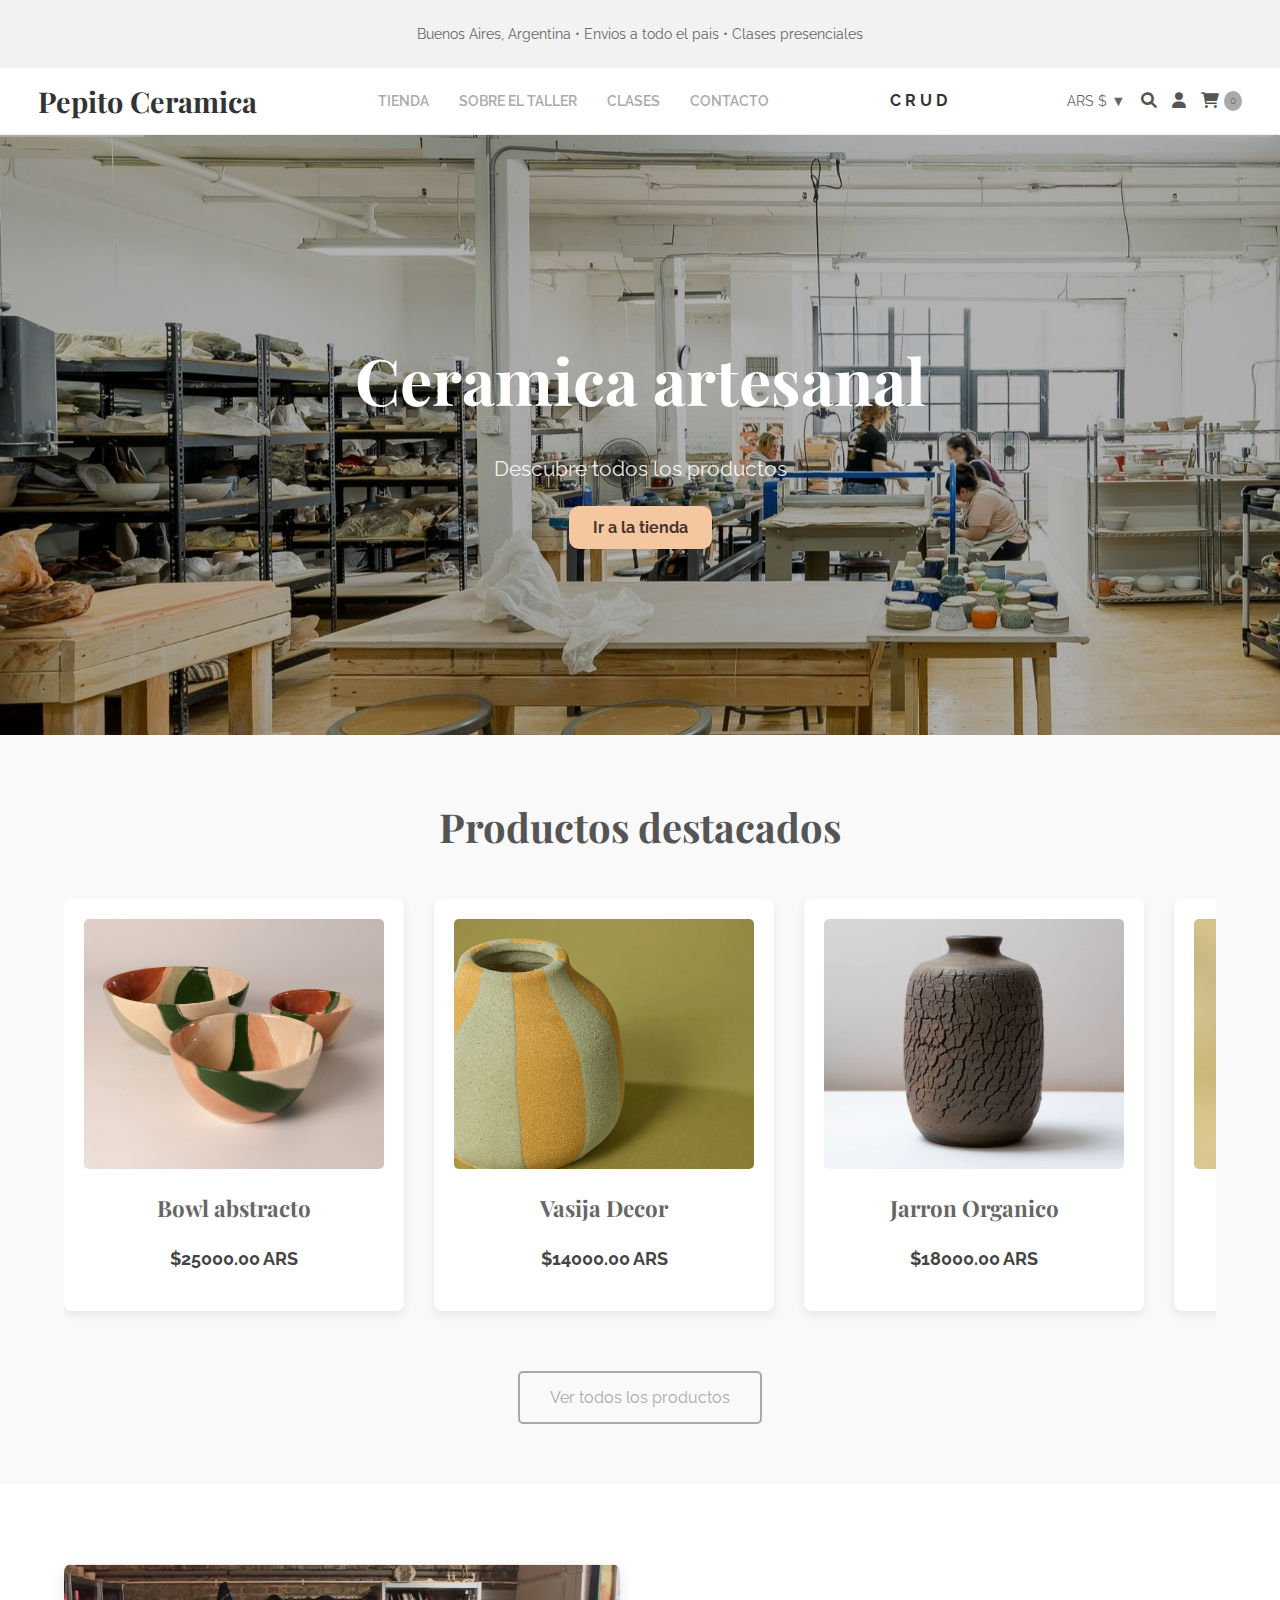
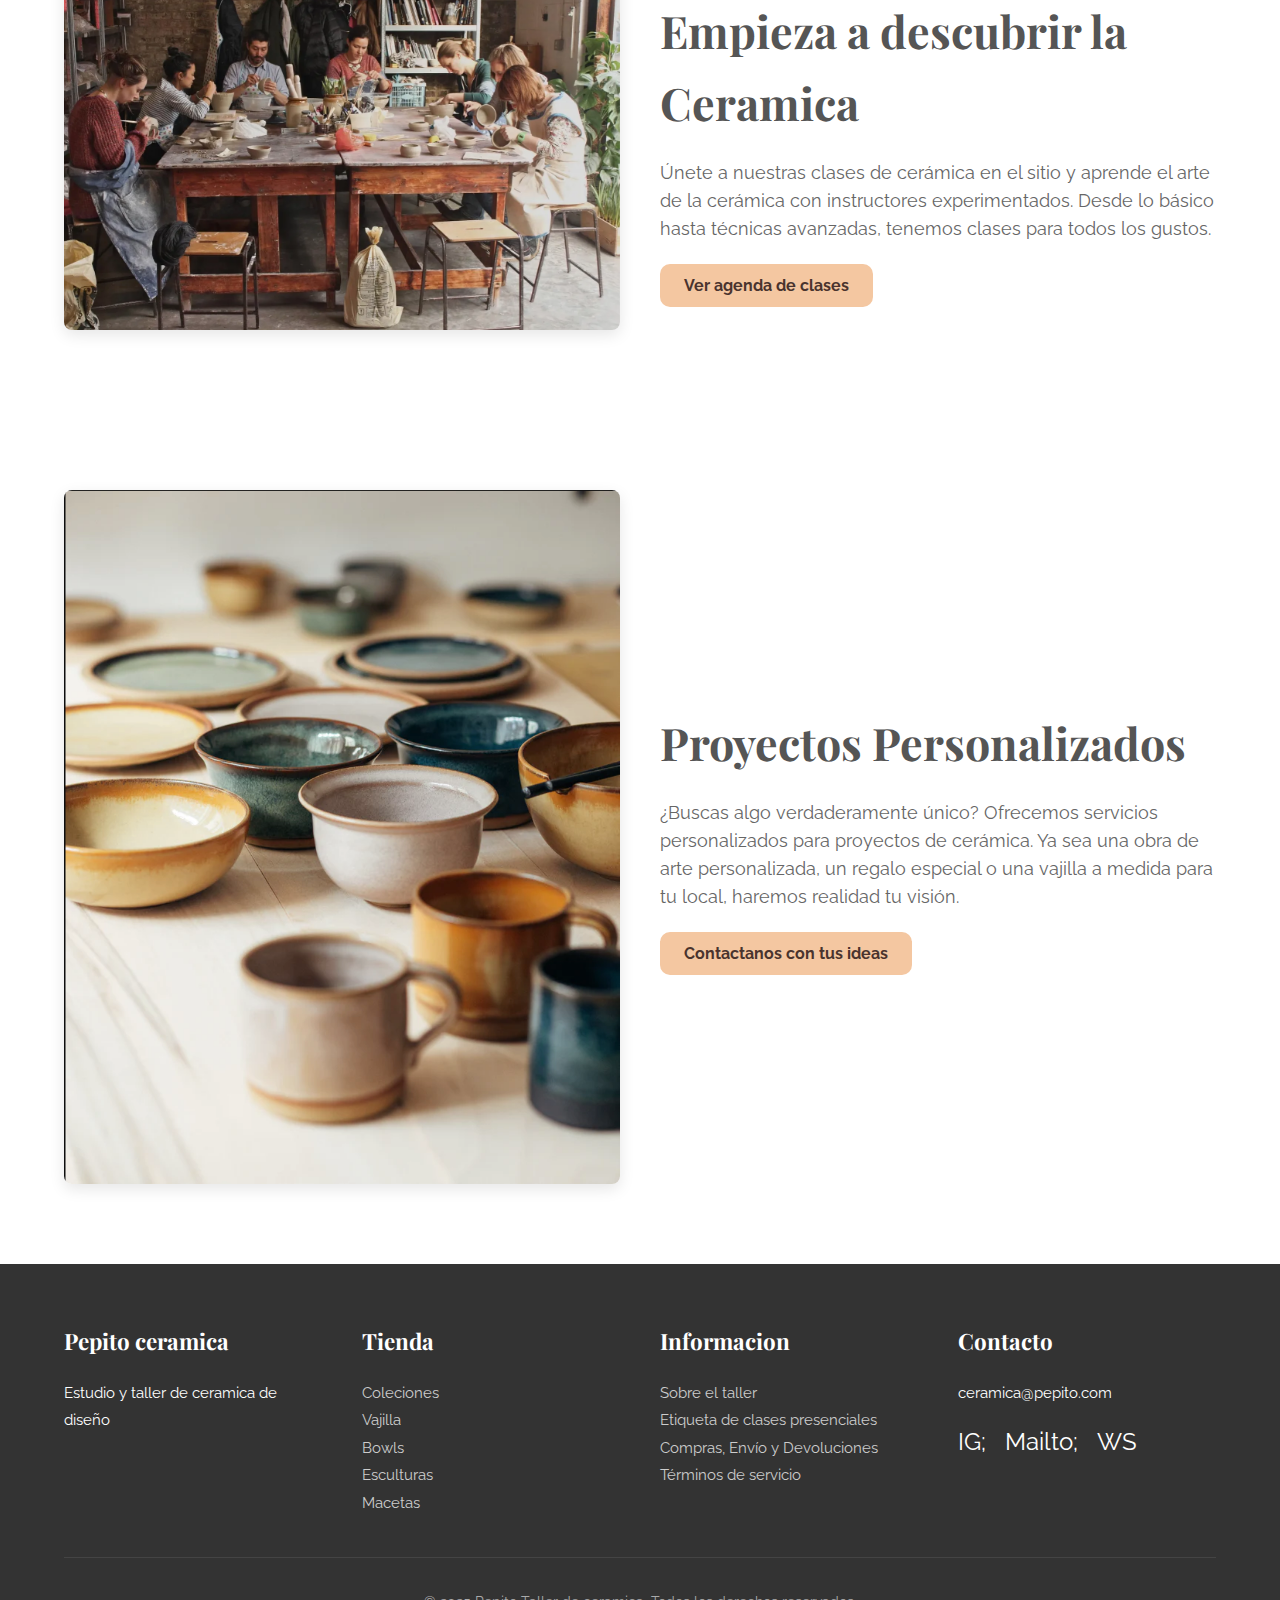
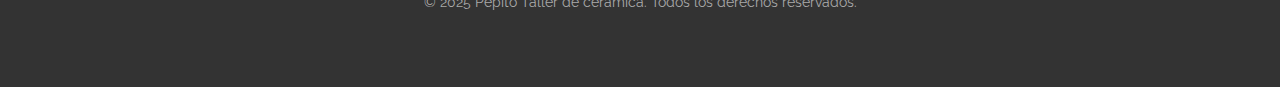
<file: index.html>
<!DOCTYPE html>
<html lang="en">
<head>
    <meta charset="UTF-8">
    <meta name="viewport" content="width=device-width, initial-scale=1.0">
    <title>Pepito Ceramica</title>
    <link rel="icon" type="image/png" href="assets/favicon.png">
    <link rel="stylesheet" href="styles.css">
    <link href="https://fonts.googleapis.com/css2?family=Playfair+Display:wght@400;700&family=Raleway:wght@300;400;700&display=swap" rel="stylesheet">
    <link rel="stylesheet" href="https://cdnjs.cloudflare.com/ajax/libs/font-awesome/6.0.0-beta3/css/all.min.css">
</head>
<body>
    <header>
        <div class="header-top">
            <p> Buenos Aires, Argentina &#x2022; Envios a todo el pais &#x2022; Clases presenciales</p>
        </div>
        <nav class="main-nav">
            <div class="logo">
                <a href="/index.html">Pepito Ceramica</a>
            </div>
            <ul class="nav-links">
                <li><a href="/shop.html" class="active">Tienda</a></li>
                <li><a href="/about.html" class="active">Sobre el taller</a></li>
                <li><a href="/clases.html" class="active">Clases</a></li>
                <li><a href="/contacto.html" class="active">Contacto</a></li>
            </ul>
            <a href="/admin.html" class="" id="crud";>C R U D</a>

            <div class="nav-utility">
                <span>ARS $ &#9660;</span> <a href="#"><i class="fas fa-search"></i></a>
                <a href="#"><i class="fas fa-user"></i></a>
                <a href="#" id="openCartBtn"><i class="fas fa-shopping-cart"></i></a>
                <span class="cart-count">0</span>
            </div>
        </nav>
    </header>

    <main>
        <section class="hero-section">
            <img src="/assets/index.jpg" alt="Hero Image: Handcrafted Ceramics">
            <div class="hero-text">
                <h1>Ceramica artesanal</h1>
                <p>Descubre todos los productos</p>
                <a href="/shop.html" class="cta-button">Ir a la tienda</a>
            </div>
        </section>

        <section class="store-preview">
            <h2>Productos destacados</h2>
            <div class="carousel-container">
                <div class="carousel">
                    <div class="carousel-item">
                        <img src="/assets/bowl_abstract3.jpg" alt="Ceramic Bowl">
                        <h3>Bowl abstracto</h3>
                        <p>$25000.00 ARS</p>
                    </div>
                    <div class="carousel-item">
                        <img src="/assets/vase2.png" alt="Ceramic Vase">
                        <h3>Vasija Decor</h3>
                        <p>$14000.00 ARS</p>
                    </div>
                    <div class="carousel-item">
                        <img src="/assets/organic1.png" alt="Ceramic Planter">
                        <h3>Jarron Organico </h3>
                        <p>$18000.00 ARS</p>
                    </div>
                    <div class="carousel-item">
                        <img src="/assets/texture1.png" alt="Ceramic Sculpture">
                        <h3>Maceta texturizada</h3>
                        <p>$18000.00 ARS</p>
                    </div>
                    <div class="carousel-item">
                        <img src="/assets/handpainted1.png" alt="Ceramic Mug">
                        <h3>Taza pintada</h3>
                        <p>$16000.00 ARS</p>
                    </div>
                </div>
            </div>
            <a href="/shop.html" class="view-all-btn">Ver todos los productos</a>
        </section>

        <section class="classes-section">
            <div class="classes-content">
                <img src="/assets/class.png" alt="People making pottery">
                <div class="classes-text">
                    <h2>Empieza a descubrir la Ceramica</h2>
                    <p>Únete a nuestras clases de cerámica en el sitio y aprende el arte de la cerámica con instructores experimentados. Desde lo básico hasta técnicas avanzadas, tenemos clases para todos los gustos.</p>
                    <a href="/clases.html" class="cta-button">Ver agenda de clases</a>
                </div>
            </div>
        </section>

        <section class="projects-section">
            <div class="projects-content">
                <div class="projects-text">
                    <h2>Proyectos Personalizados</h2>
                    <p>¿Buscas algo verdaderamente único? Ofrecemos servicios personalizados para proyectos de cerámica. Ya sea una obra de arte personalizada, un regalo especial o una vajilla a medida para tu local, haremos realidad tu visión.</p>
                    <a href="/contacto.html" class="cta-button">Contactanos con tus ideas</a>
                </div>
                <img src="/assets/custom.png" alt="Custom ceramic pieces">
            </div>
        </section>
    </main>

    <footer>
        <div class="footer-grid">
            <div class="footer-column">
                <h3>Pepito ceramica</h3>
                <p>Estudio y taller de ceramica de diseño</p>
            </div>
            <div class="footer-column">
                <a href="/shop.html"><h3>Tienda</h3></a>
                <ul>
                    <li><a href="#">Coleciones</a></li>
                    <li><a href="#">Vajilla</a></li>
                    <li><a href="#">Bowls</a></li>
                    <li><a href="#">Esculturas</a></li>
                    <li><a href="#">Macetas</a></li>
                </ul>
            </div>
            <div class="footer-column">
                <h3>Informacion</h3>
                <ul>
                    <li><a href="#">Sobre el taller</a></li>
                    <li><a href="/t&c.html">Etiqueta de clases presenciales</a></li> 
                    <li><a href="#">Compras, Envío y Devoluciones</a></li> 
                    <li><a href="#">Términos de servicio</a></li>
                </ul>
            </div>
            <div class="footer-column">
                <h3> <a href="contacto.html"></a>Contacto</h3>
                <p>ceramica@pepito.com</p>
                <div class="social-icons">
                    <a href="#">IG;</a> <a href="#">Mailto;</a> <a href="#">WS</a> </div>
            </div>
        </div>
        <div class="footer-bottom">
        <p>&copy; 2025 Pepito Taller de ceramica. Todos los derechos reservados.</p>
        </div>

    </footer>

    <script>
        const carousel = document.querySelector('.carousel');
        let scrollAmount = 0;
        const scrollStep = 320; 
    </script>
</body>
</html>
</file>
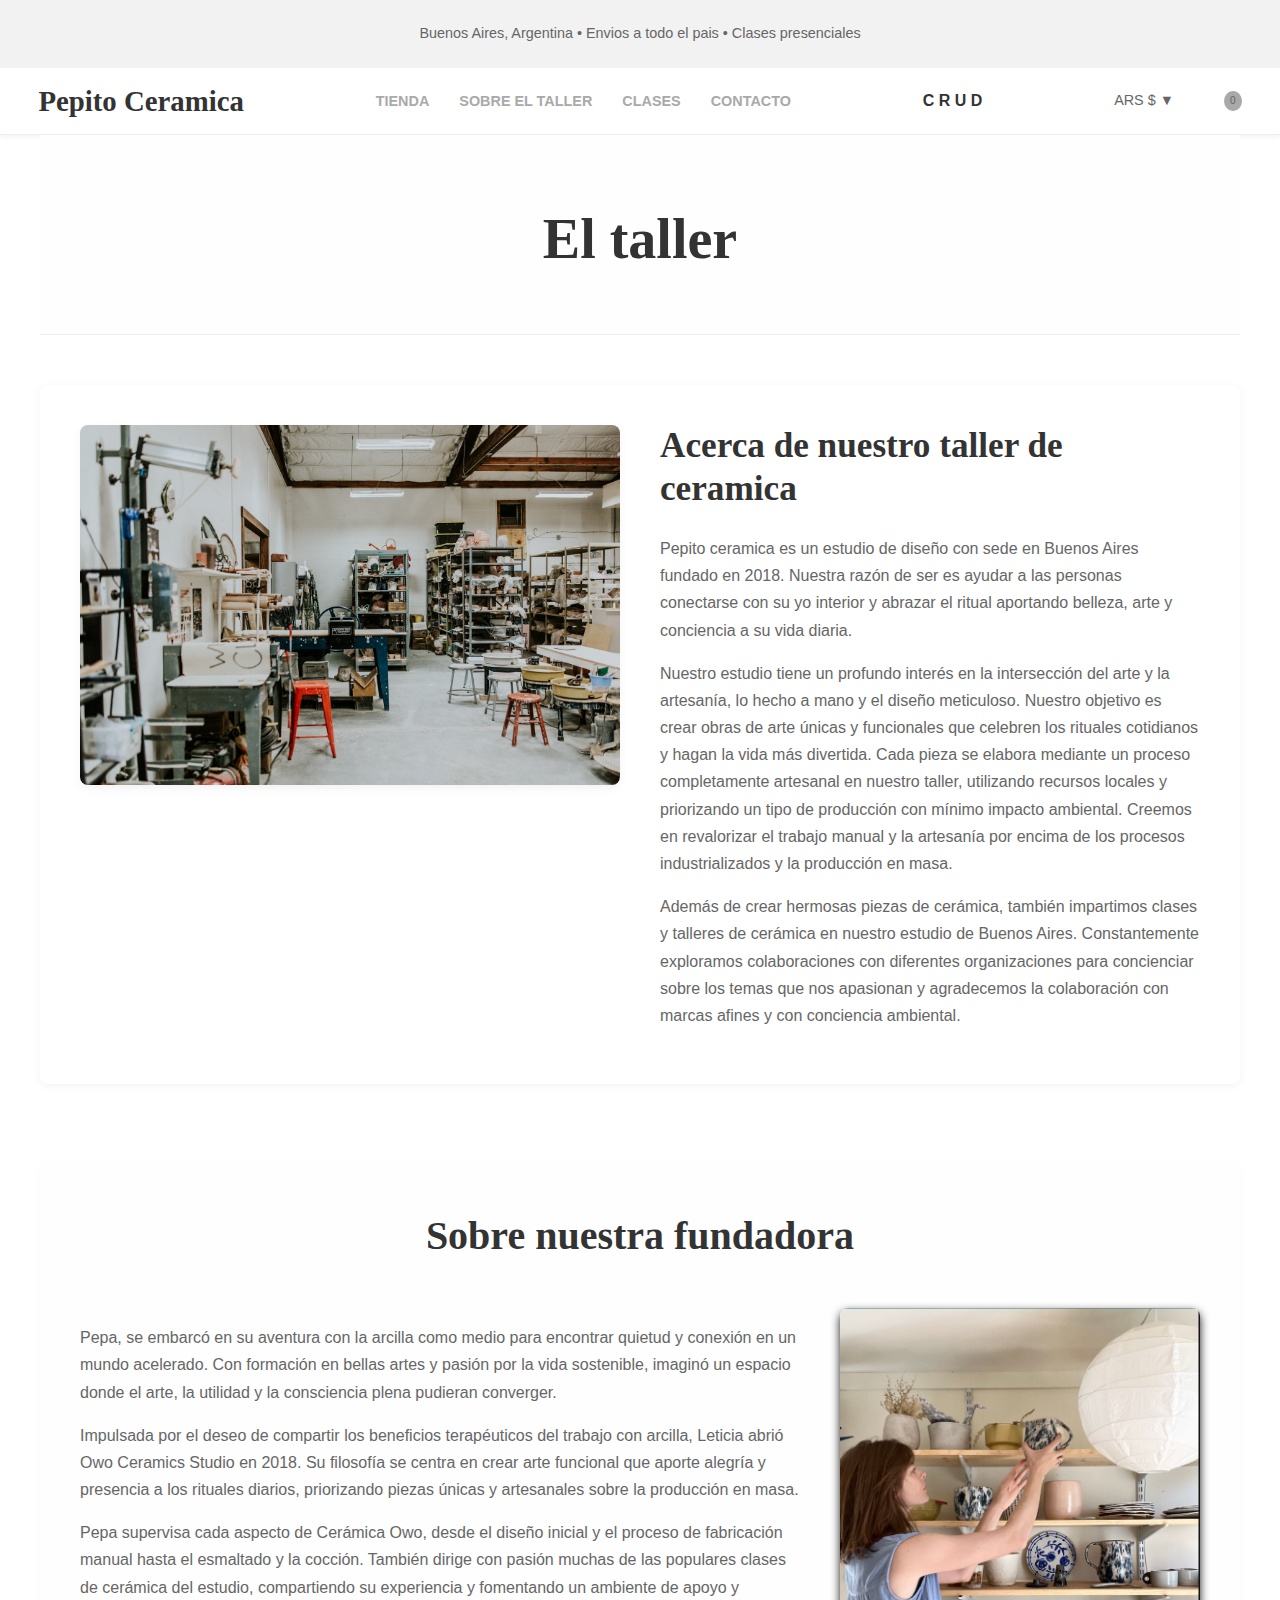
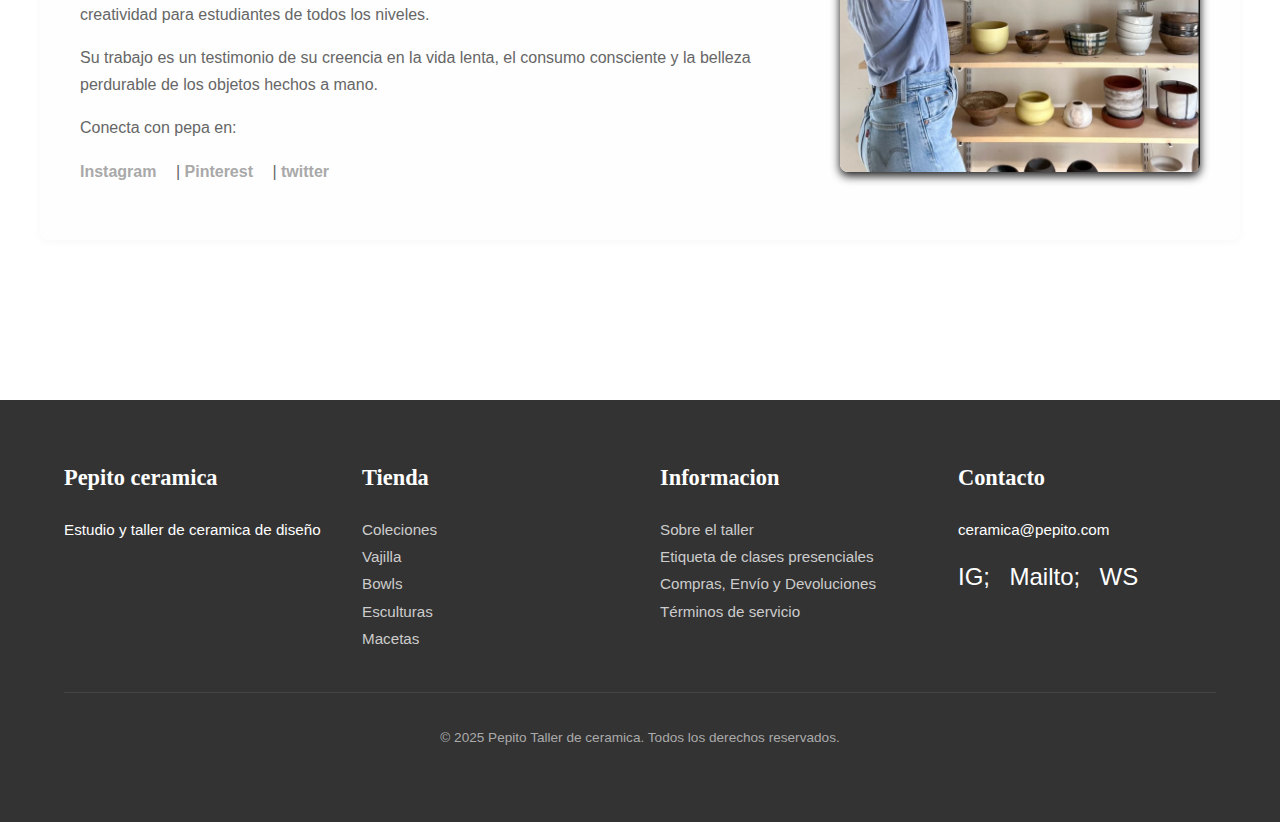
<file: about.html>
<!DOCTYPE html>
<html lang="en">
<head>
    <meta charset="UTF-8">
    <meta name="viewport" content="width=device-width, initial-scale=1.0">
    <title>Pepito Ceramica</title>
    <link rel="icon" type="image/png" href="assets/favicon.png">
    <link rel="stylesheet" href="styles.css">
    <link href="https://fonts.googleapis.com/css2?family=Playfair+Display:wght@400;700&family=Raleway:wght@300;400;700&display=swap">
</head>
<body>
    <header>
        <div class="header-top">
            <p> Buenos Aires, Argentina &#x2022; Envios a todo el pais &#x2022; Clases presenciales</p>
        </div>
        <nav class="main-nav">
            <div class="logo">
                <a href="/index.html">Pepito Ceramica</a>
            </div>
            <ul class="nav-links">
                <li><a href="/shop.html" class="active">Tienda</a></li>
                <li><a href="/about.html" class="active">Sobre el taller</a></li>
                <li><a href="/clases.html" class="active">Clases</a></li>
                <li><a href="/contacto.html" class="active">Contacto</a></li>
            </ul>
             <a href="/admin.html" class="" id="crud";>C R U D</a>
            <div class="nav-utility">
                <span>ARS $ &#9660;</span> <a href="#"><i class="fas fa-search"></i></a>
                <a href="#"><i class="fas fa-user"></i></a>
                <a href="#" id="openCartBtn"><i class="fas fa-shopping-cart"></i></a>
                <span class="cart-count">0</span>
            </div>
        </nav>
    </header>

    <main class="about-main-content">
        <section class="about-hero">
            <h1>El taller</h1>
        </section>

        <section class="studio-business-section">
            <div class="content-left">
                <img src="/assets/taller.jpg" alt="foto-tallet">
            </div>
            <div class="content-right">
                <h2>Acerca de nuestro taller de ceramica</h2>
                <p>Pepito ceramica es un estudio de diseño con sede en Buenos Aires fundado en 2018. Nuestra razón de ser es ayudar a las personas conectarse con su yo interior y abrazar el ritual aportando belleza, arte y conciencia a su vida diaria.</p>
                <p>Nuestro estudio tiene un profundo interés en la intersección del arte y la artesanía, lo hecho a mano y el diseño meticuloso. Nuestro objetivo es crear obras de arte únicas y funcionales que celebren los rituales cotidianos y hagan la vida más divertida. Cada pieza se elabora mediante un proceso completamente artesanal en nuestro taller, utilizando recursos locales y priorizando un tipo de producción con mínimo impacto ambiental. Creemos en revalorizar el trabajo manual y la artesanía por encima de los procesos industrializados y la producción en masa.</p>
                <p>Además de crear hermosas piezas de cerámica, también impartimos clases y talleres de cerámica en nuestro estudio de Buenos Aires. Constantemente exploramos colaboraciones con diferentes organizaciones para concienciar sobre los temas que nos apasionan y agradecemos la colaboración con marcas afines y con conciencia ambiental.</p>
            </div>
        </section>

        <section class="about-founder-section">
            <h2>Sobre nuestra fundadora  </h2>
            <div class="founder-content">
                <div class="founder-text">
                    <p>Pepa, se embarcó en su aventura con la arcilla como medio para encontrar quietud y conexión en un mundo acelerado. Con formación en bellas artes y pasión por la vida sostenible, imaginó un espacio donde el arte, la utilidad y la consciencia plena pudieran converger.</p>
                    <p>Impulsada por el deseo de compartir los beneficios terapéuticos del trabajo con arcilla, Leticia abrió Owo Ceramics Studio en 2018. Su filosofía se centra en crear arte funcional que aporte alegría y presencia a los rituales diarios, priorizando piezas únicas y artesanales sobre la producción en masa.</p>
                    <p>Pepa supervisa cada aspecto de Cerámica Owo, desde el diseño inicial y el proceso de fabricación manual hasta el esmaltado y la cocción. También dirige con pasión muchas de las populares clases de cerámica del estudio, compartiendo su experiencia y fomentando un ambiente de apoyo y creatividad para estudiantes de todos los niveles.</p>
                    <p>Su trabajo es un testimonio de su creencia en la vida lenta, el consumo consciente y la belleza perdurable de los objetos hechos a mano.</p>
                    <p>Conecta con pepa en:</p>
                    <p class="social-links">
                        <a href="https://www.instagram.com/" target="_blank">Instagram</a> | 
                        <a href="https://www.pinterest.com/#" target="_blank">Pinterest</a> | 
                        <a href="#https://www.x.com/" target="_blank">twitter</a>
                    </p>
                </div>
                <div class="founder-image">
                    <img src="/assets/founder.png" alt="foto-founder">
                </div>
            </div>
        </section>

    </main>

    <footer>
        <div class="footer-grid">
            <div class="footer-column">
                <h3>Pepito ceramica</h3>
                <p>Estudio y taller de ceramica de diseño</p>
            </div>
            <div class="footer-column">
                <h3>Tienda</h3>
                <ul>
                    <li><a href="#">Coleciones</a></li>
                    <li><a href="#">Vajilla</a></li>
                    <li><a href="#">Bowls</a></li>
                    <li><a href="#">Esculturas</a></li>
                    <li><a href="#">Macetas</a></li>
                </ul>
            </div>
            <div class="footer-column">
                <h3>Informacion</h3>
                <ul>
                    <li><a href="#">Sobre el taller</a></li>
                    <li><a href="#">Etiqueta de clases presenciales</a></li>
                    <li><a href="#">Compras, Envío y Devoluciones</a></li>
                    <li><a href="#">Términos de servicio</a></li>
                </ul>
            </div>
            <div class="footer-column">
                <h3> <a href="contacto.html"></a>Contacto</h3>
                <p>ceramica@pepito.com</p>
                <div class="social-icons">
                    <a href="#">IG;</a> <a href="#">Mailto;</a> <a href="#">WS</a> </div>
            </div>
        </div>
        <div class="footer-bottom">
          <p>&copy; 2025 Pepito Taller de ceramica. Todos los derechos reservados.</p>
        </div>

    </footer>

    <script src="script.js"></script>
</body>
</html>
</file>
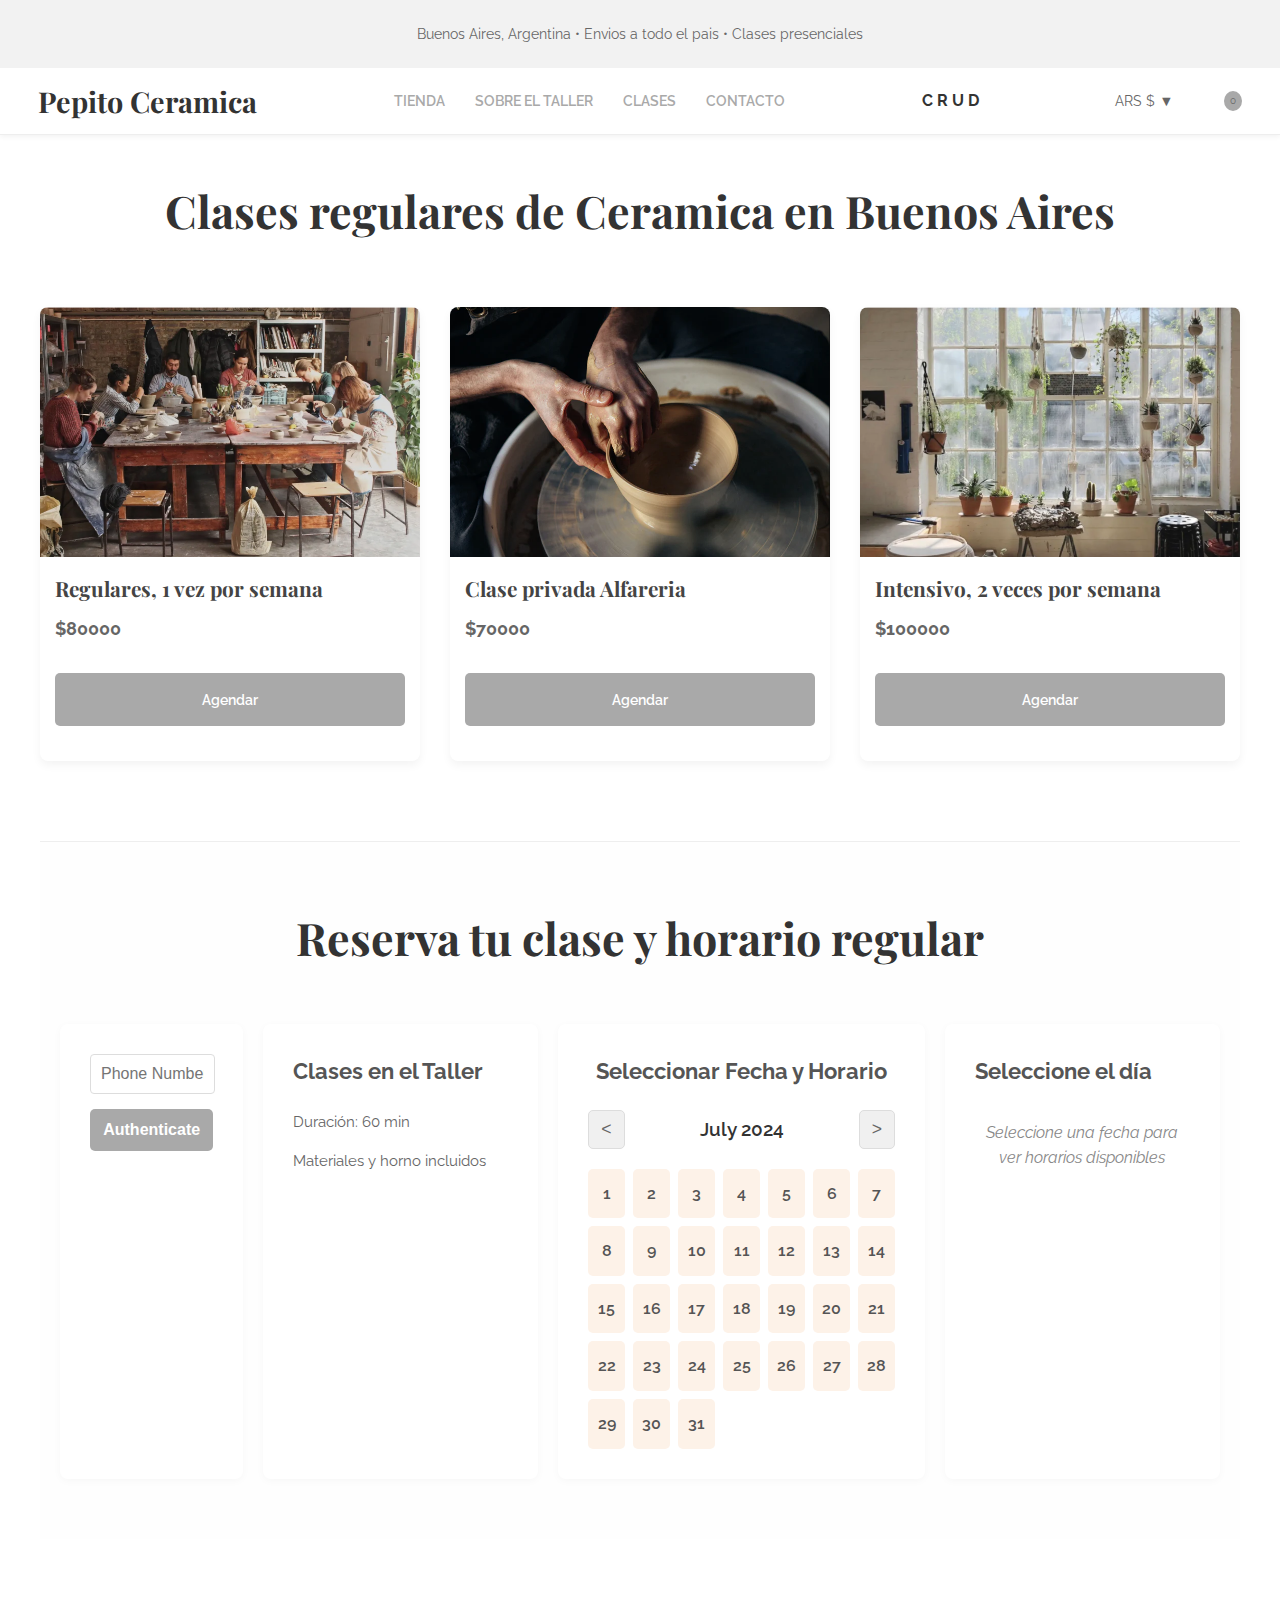
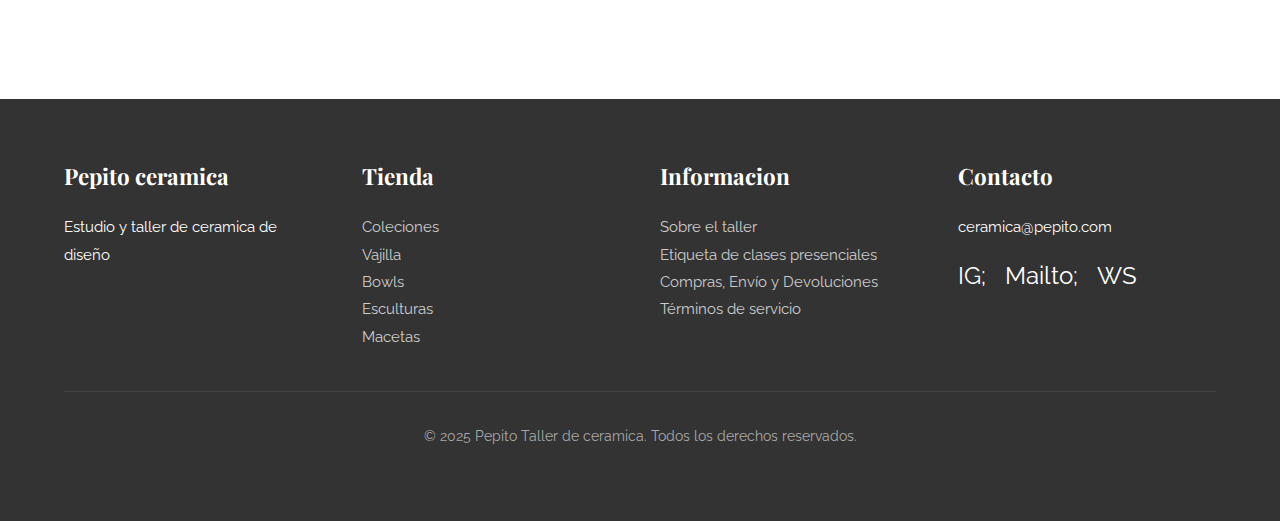
<file: clases.html>
<!DOCTYPE html>
<html lang="en">
<head>
    <meta charset="UTF-8">
    <meta name="viewport" content="width=device-width, initial-scale=1.0">
    <title>Pepito Ceramica</title>
    <link rel="icon" type="image/png" href="assets/favicon.png">
    <link rel="stylesheet" href="styles.css">
    <link href="https://fonts.googleapis.com/css2?family=Playfair+Display:wght@400;700&family=Raleway:wght@300;400;700&display=swap" rel="stylesheet">
</head>
<body>
    <header>
        <div class="header-top">
            <p> Buenos Aires, Argentina &#x2022; Envios a todo el pais &#x2022; Clases presenciales</p>
        </div>
        <nav class="main-nav">
            <div class="logo">
                <a href="/index.html">Pepito Ceramica</a>
            </div>
            <ul class="nav-links">
                <li><a href="/shop.html" class="active">Tienda</a></li>
                <li><a href="/about.html" class="active">Sobre el taller</a></li>
                <li><a href="/clases.html" class="active">Clases</a></li>
                <li><a href="/contacto.html" class="active">Contacto</a></li>
            </ul>
             <a href="/admin.html" class="" id="crud";>C R U D</a>
            <div class="nav-utility">
                <span>ARS $ &#9660;</span> <a href="#"><i class="fas fa-search"></i></a>
                <a href="#"><i class="fas fa-user"></i></a>
                <a href="#" id="openCartBtn"><i class="fas fa-shopping-cart"></i></a>
                <span class="cart-count">0</span>
            </div>
        </nav>
    </header>

    <main class="classes-main-content">
        <section class="page-title-section">
            <h1>Clases regulares de Ceramica en Buenos Aires</h1>
        </section>

        <section class="classes-listing">
            <div class="classes-grid">

                <div class="class-card">
                    <div class="class-image-container">
                        <img src="/assets/class.png" alt="4 Week Intensive Ceramic Class" class="class-main-image">
                    </div>
                    <h3>Regulares, 1 vez por semana</h3>
                    <p class="price">$80000</p>
                    <a href="#" class="btn"> Agendar </a>
                </div>

                <div class="class-card" >
                    <div class="class-image-container">
                        <img src="/assets/private.png" alt="Private Wheel Pottery Class" class="class-main-image">
                    </div>
                    <h3>Clase privada Alfareria</h3>
                    <p class="price">$70000</p>
                    <a href="#" class="btn">Agendar</a>
                </div>

                <div class="class-card">
                    <div class="class-image-container">
                        <img src="/assets/place.png" alt="Pottery Workshop Gift Card" class="class-main-image">
                    </div>
                    <h3>Intensivo, 2 veces por semana</h3>
                    <p class="price">$100000 </p>
                    <a href="#" class="btn">Agendar</a>
                </div>
            </div>
        </section>

        <section class="class-reservations-section">
            <h1> Reserva tu clase y horario regular</h1>
            <div class="reservation-grid">
                <div class="reservation-column auth-column">
                    <input type="text" placeholder="Phone Number">
                    <button class="btn authenticate-btn">Authenticate</button>
                </div>
                <div class="reservation-column class-details-column">
                    <h2>Clases en el Taller</h2>
                    <p>Duración: 60 min</p>
                    <p>Materiales y horno incluidos</p>
                </div>
                <div class="reservation-column calendar-column">
                    <h2>Seleccionar Fecha y Horario</h2>
                    <div class="calendar-nav">
                        <button class="calendar-arrow">&lt;</button>
                        <span class="calendar-month-year">July 2024</span>
                        <button class="calendar-arrow">&gt;</button>
                    </div>
                    <div class="calendar-grid">
                        <span>1</span><span>2</span><span>3</span><span>4</span><span>5</span><span>6</span>
                        <span>7</span><span>8</span><span>9</span><span>10</span><span>11</span><span>12</span><span>13</span>
                        <span>14</span><span>15</span><span>16</span><span>17</span><span>18</span><span>19</span><span>20</span>
                        <span>21</span><span>22</span><span>23</span><span>24</span><span>25</span><span>26</span><span>27</span>
                        <span>28</span><span>29</span><span>30</span><span>31</span>
                    </div>
                </div>
                <div class="reservation-column time-slot-column">
                    <h2>Seleccione el día</h2>
                    <p>Seleccione una fecha para ver horarios disponibles</p>
                </div>
            </div>
        </section>
    </main>

    <footer>
        <div class="footer-grid">
            <div class="footer-column">
                <h3>Pepito ceramica</h3>
                <p>Estudio y taller de ceramica de diseño</p>
            </div>
            <div class="footer-column">
                <h3>Tienda</h3>
                <ul>
                    <li><a href="#">Coleciones</a></li>
                    <li><a href="#">Vajilla</a></li>
                    <li><a href="#">Bowls</a></li>
                    <li><a href="#">Esculturas</a></li>
                    <li><a href="#">Macetas</a></li>
                </ul>
            </div>
            <div class="footer-column">
                <h3>Informacion</h3>
                <ul>
                    <li><a href="#">Sobre el taller</a></li>
                    <li><a href="#">Etiqueta de clases presenciales</a></li>
                    <li><a href="#">Compras, Envío y Devoluciones</a></li>
                    <li><a href="#">Términos de servicio</a></li>
                </ul>
            </div>
            <div class="footer-column">
                <h3> <a href="contacto.html"></a>Contacto</h3>
                <p>ceramica@pepito.com</p>
                <div class="social-icons">
                    <a href="#">IG;</a> <a href="#">Mailto;</a> <a href="#">WS</a> </div>
            </div>
        </div>
        <div class="footer-bottom">
          <p>&copy; 2025 Pepito Taller de ceramica. Todos los derechos reservados.</p>
        </div>

    </footer>

    <script src="script.js"></script>
</body>
</html>
</file>
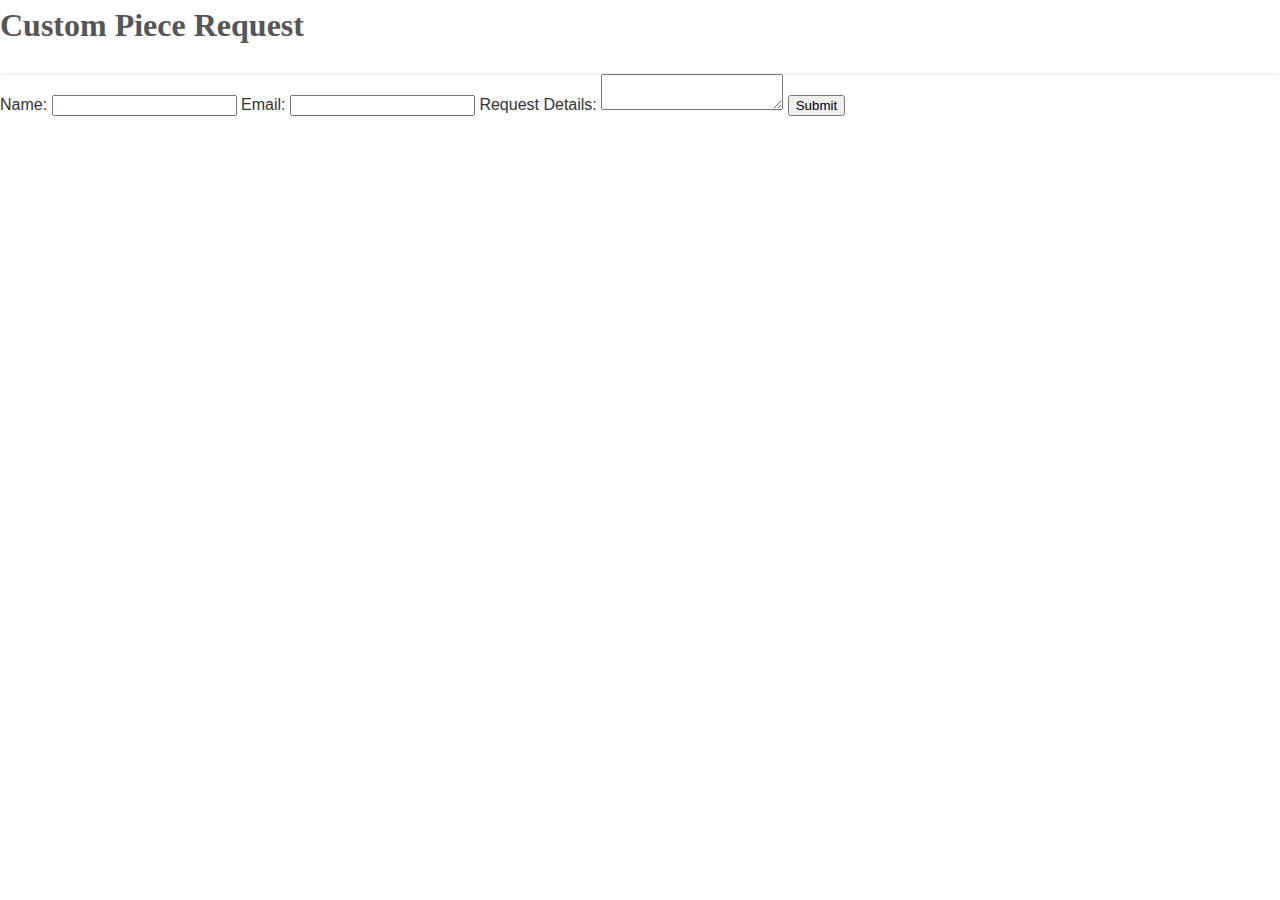
<file: contacto.html>
<!DOCTYPE html>
<html lang="en">
<head>
  <meta charset="UTF-8" />
  <meta name="viewport" content="width=device-width, initial-scale=1.0" />
  <title>Custom Requests</title>
  <link rel="stylesheet" href="styles.css" />
</head>
<body>
  <header><h1>Custom Piece Request</h1></header>
  <main>
    <form id="customForm">
      <label for="name">Name:</label>
      <input type="text" id="name" name="name" required />
      <label for="email">Email:</label>
      <input type="email" id="email" name="email" required />
      <label for="message">Request Details:</label>
      <textarea id="message" name="message" required></textarea>
      <button type="submit">Submit</button>
    </form>
  </main>
  <script src="script.js"></script>
</body>
</html>
</file>
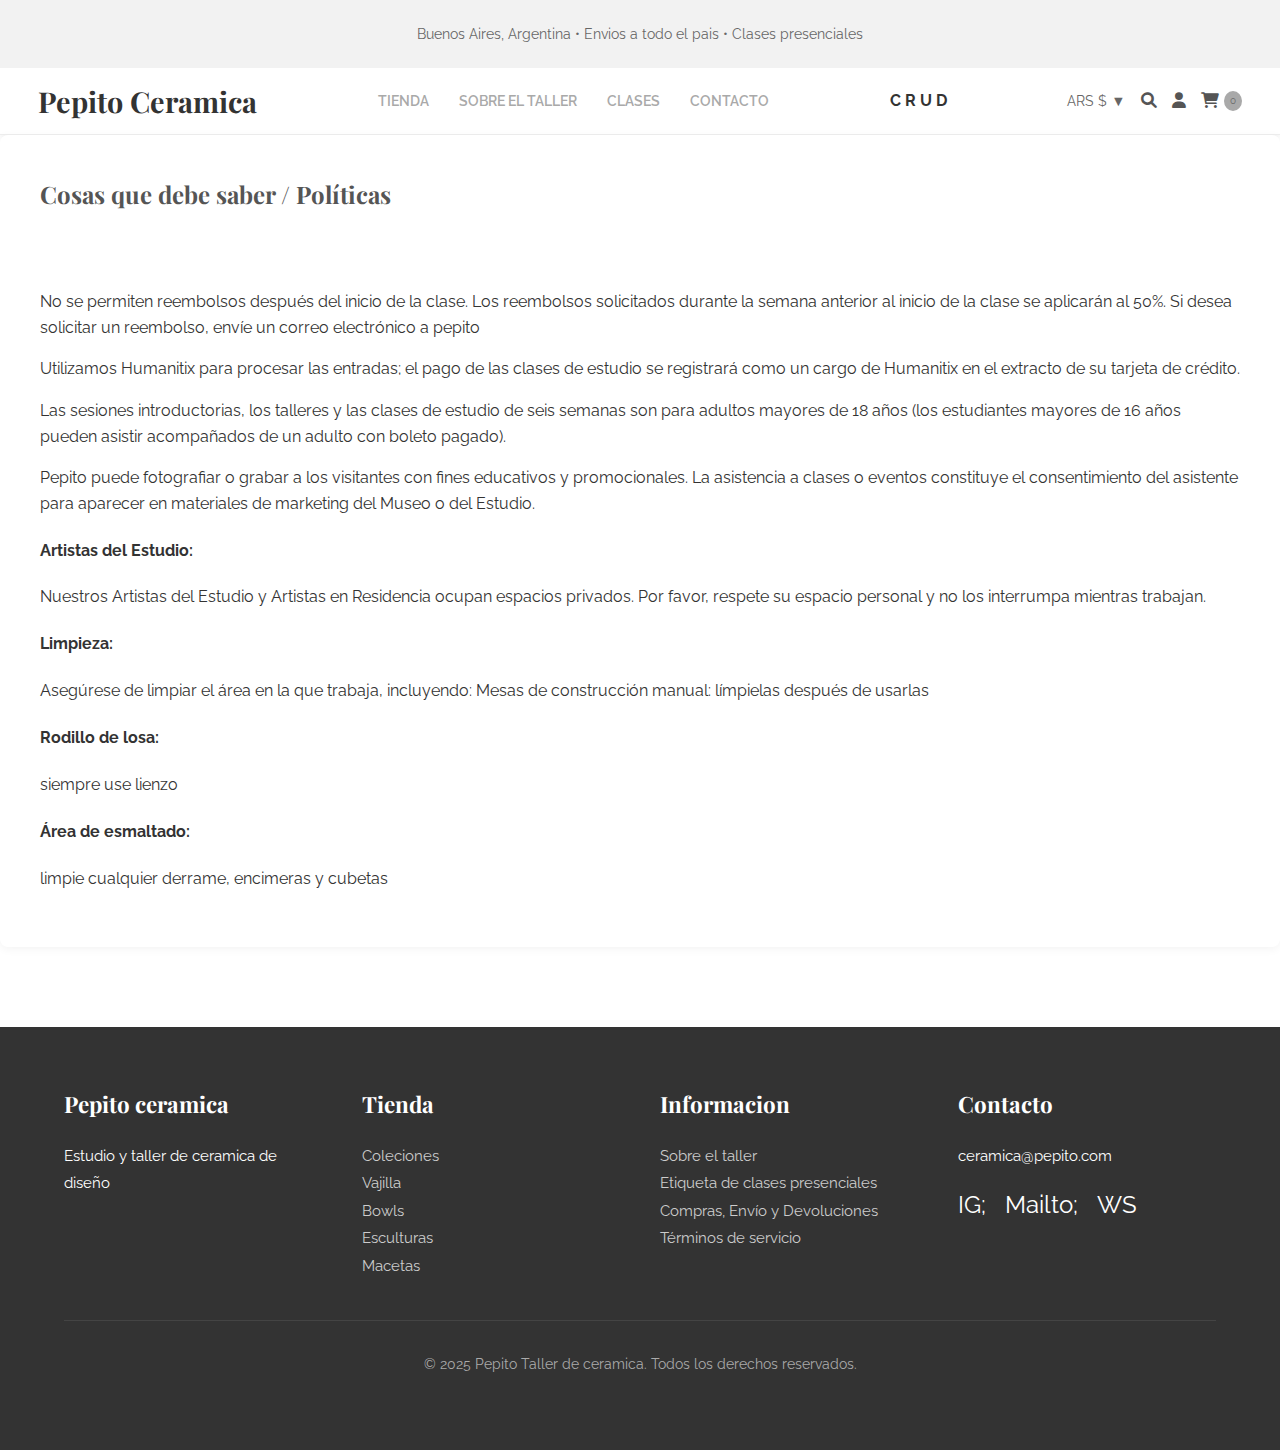
<file: t&c.html>
<!DOCTYPE html>
<html lang="en">
<head>
    <meta charset="UTF-8">
    <meta name="viewport" content="width=device-width, initial-scale=1.0">
    <title>Pepito Ceramica</title>
    <link rel="icon" type="image/png" href="assets/favicon.png">
    <link rel="stylesheet" href="styles.css">
    <link href="https://fonts.googleapis.com/css2?family=Playfair+Display:wght@400;700&family=Raleway:wght@300;400;700&display=swap" rel="stylesheet">
    <link rel="stylesheet" href="https://cdnjs.cloudflare.com/ajax/libs/font-awesome/6.0.0-beta3/css/all.min.css">
</head>
<body>
    <header>
        <div class="header-top">
            <p> Buenos Aires, Argentina &#x2022; Envios a todo el pais &#x2022; Clases presenciales</p>
        </div>
        <nav class="main-nav">
            <div class="logo">
                <a href="/index.html">Pepito Ceramica</a>
            </div>
            <ul class="nav-links">
                <li><a href="/shop.html" class="active">Tienda</a></li>
                <li><a href="/about.html" class="active">Sobre el taller</a></li>
                <li><a href="/clases.html" class="active">Clases</a></li>
                <li><a href="/contacto.html" class="active">Contacto</a></li>
            </ul>
            <a href="/admin.html" class="" id="crud";>C R U D</a>

            <div class="nav-utility">
                <span>ARS $ &#9660;</span> <a href="#"><i class="fas fa-search"></i></a>
                <a href="#"><i class="fas fa-user"></i></a>
                <a href="#" id="openCartBtn"><i class="fas fa-shopping-cart"></i></a>
                <span class="cart-count">0</span>
            </div>
        </nav>
    </header>

    <main>
            <section class="studio-business-section">
            <h2>Cosas que debe saber / Políticas</h2>
            <div>
            <p>No se permiten reembolsos después del inicio de la clase. Los reembolsos solicitados durante la semana anterior al inicio de la clase se aplicarán al 50%. Si desea solicitar un reembolso, envíe un correo electrónico a pepito </p>
            <p>Utilizamos Humanitix para procesar las entradas; el pago de las clases de estudio se registrará como un cargo de Humanitix en el extracto de su tarjeta de crédito.</p>        
            <p>Las sesiones introductorias, los talleres y las clases de estudio de seis semanas son para adultos mayores de 18 años (los estudiantes mayores de 16 años pueden asistir acompañados de un adulto con boleto pagado).</p>
            <p>Pepito puede fotografiar o grabar a los visitantes con fines educativos y promocionales. La asistencia a clases o eventos constituye el consentimiento del asistente para aparecer en materiales de marketing del Museo o del Estudio.</p>    
            <h4>Artistas del Estudio:</h4>
            <p>Nuestros Artistas del Estudio y Artistas en Residencia ocupan espacios privados. Por favor, respete su espacio personal y no los interrumpa mientras trabajan.</p>
            <h4>Limpieza:</h4>
            <p>Asegúrese de limpiar el área en la que trabaja, incluyendo: Mesas de construcción manual: límpielas después de usarlas
             <h4>Rodillo de losa:</h4>
             <p>siempre use lienzo</p>
             <h4>Área de esmaltado:</h4>
             <p>limpie cualquier derrame, encimeras y cubetas</p>
             </div>
        </section>



    </main>

    <footer>
        <div class="footer-grid">
            <div class="footer-column">
                <h3>Pepito ceramica</h3>
                <p>Estudio y taller de ceramica de diseño</p>
            </div>
            <div class="footer-column">
                <a href="/shop.html"><h3>Tienda</h3></a>
                <ul>
                    <li><a href="#">Coleciones</a></li>
                    <li><a href="#">Vajilla</a></li>
                    <li><a href="#">Bowls</a></li>
                    <li><a href="#">Esculturas</a></li>
                    <li><a href="#">Macetas</a></li>
                </ul>
            </div>
            <div class="footer-column">
                <h3>Informacion</h3>
                <ul>
                    <li><a href="#">Sobre el taller</a></li>
                    <li><a href="/t&c.html">Etiqueta de clases presenciales</a></li> 
                    <li><a href="#">Compras, Envío y Devoluciones</a></li> 
                    <li><a href="#">Términos de servicio</a></li>
                </ul>
            </div>
            <div class="footer-column">
                <h3> <a href="contacto.html"></a>Contacto</h3>
                <p>ceramica@pepito.com</p>
                <div class="social-icons">
                    <a href="#">IG;</a> <a href="#">Mailto;</a> <a href="#">WS</a> </div>
            </div>
        </div>
        <div class="footer-bottom">
        <p>&copy; 2025 Pepito Taller de ceramica. Todos los derechos reservados.</p>
        </div>

    </footer>

    <script>
        const carousel = document.querySelector('.carousel');
        let scrollAmount = 0;
        const scrollStep = 320; 
    </script>
</body>
</html>
</file>
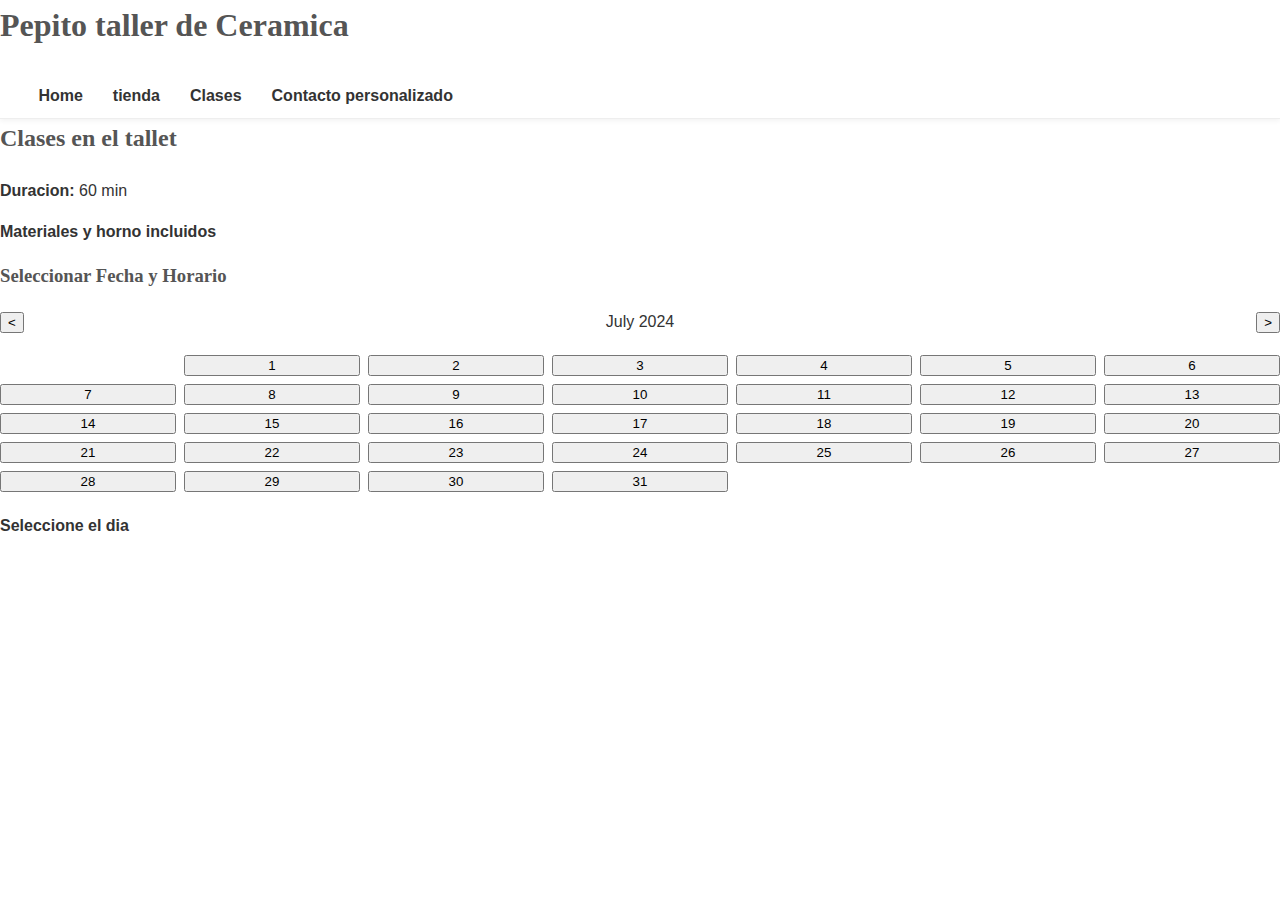
<file: turnos.html>
<html lang="en">
<head>
  <meta charset="UTF-8" />
  <meta name="viewport" content="width=device-width, initial-scale=1.0" />
  <title>Pepito taller</title>
  <link rel="stylesheet" href="styles.css" />
</head>
<body>
  <header class="site-header">
        <h1 class="logo"> Pepito taller de Ceramica</h1>
        <nav class="main-nav">
          <ul>
            <li><a href="index.html">Home</a></li>
            <li><a href="shop.html">tienda</a></li>
            <li><a href="turnos.html">Clases</a></li>
            <li><a href="contacto.html"> Contacto personalizado</a></li>
          </ul>
        </nav>
  </header>
<!--<
<head>
    <meta charset="UTF-8" />
    <meta name="viewport" content="width=device-width, initial-scale=1.0" />
    <title>Schedule Classes</title>
    <link rel="stylesheet" href="styles.css" />
  </head>
  <body>
    <header><h1>Class Reservations</h1></header>
    <main>
      <div id="calendar"></div>
      <div id="auth">
        <input type="text" placeholder="Phone Number" id="phone" />
        <button onclick="authenticateUser()">Authenticate</button>
      </div>
      <div id="reservation-controls" style="display: none;">
        <button onclick="reserveClass()">Reserve</button>
        <button onclick="cancelReservation()">Cancel</button>
        <button onclick="confirmPayment()">Confirm Payment</button>
      </div>
    </main>
    <script src="script.js"></script>
  </body>
  </html>-->
<html lang="en">
<head>
  <meta charset="UTF-8" />
  <meta name="viewport" content="width=device-width, initial-scale=1.0" />
  <title>Schedule Classes</title>
  <link rel="stylesheet" href="styles.css" />
</head>
<body>
  <div class="schedule-container">
    <div class="left-panel">
      <h2>Clases en el tallet</h2>
      <p><strong>Duracion:</strong> 60 min</p>
      <p><strong>Materiales y horno incluidos</strong></p>
    </div>

    <div class="calendar-panel">
      <h3>Seleccionar Fecha y Horario</h3>
      <div class="calendar-nav">
        <button id="prev-month">&lt;</button>
        <span id="month-year">Julio 2025</span>
        <button id="next-month">&gt;</button>
      </div>
      <div class="calendar-grid" id="calendar-days">
      </div>
    </div>

    <div class="time-panel">
      <h4 id="selected-date">Seleccione el dia</h4>
      <div class="time-slots" id="time-slots">
      
      </div>
    </div>
  </div>
  <script src="script.js"></script>
</body>
</html>
</file>
<file: styles.css>
body {
    font-family: 'Raleway', sans-serif;
    margin: 0;
    padding: 0;
    box-sizing: border-box;
    color: #333;
    line-height: 1.6;
}

h1, h2, h3 {
    font-family: 'Playfair Display', serif;
    color: #555;
}

a {
    text-decoration: none;
    color: #333;
}

a:hover {
    color: #888;
}

.btn {
    display: inline-block;
    background-color: #A9A9A9; 
    color: white;
    padding: 12px 25px;
    border-radius: 5px;
    transition: background-color 0.3s ease;
    border: none;
    cursor: pointer;
}

.btn:hover {
    background-color: #808080; 
}

/* Header */
header {
    background-color: #fff;
    border-bottom: 1px solid #eee;
    box-shadow: 0 2px 5px rgba(0,0,0,0.05);
}

.header-top {
    background-color: #f2f2f2;
    text-align: center;
    padding: 8px 0;
    font-size: 0.9em;
    color: #666;
}


.main-nav {
    display: flex;
    justify-content: space-between;
    align-items: center;
    padding: 15px 5%;
}

.main-nav .logo a {
    font-family: 'Playfair Display', serif;
    font-size: 1.8em;
    font-weight: 700;
    color: #333;
}

.main-nav ul {
    list-style: none;
    margin: 0;
    padding: 0;
    display: flex;
    gap: 30px;
}

.main-nav ul li a {
    font-weight: 600;
    transition: color 0.3s ease;
}


/* Hero Section */
.hero-section {
    position: relative;
    width: 100%;
    height: 600px; 
    overflow: hidden;
    display: flex;
    justify-content: center;
    align-items: center;
    text-align: center;
    color: white;
}

.hero-section img {
    position: absolute;
    top: 0;
    left: 0;
    width: 100%;
    height: 100%;
    object-fit: cover;
    filter: brightness(0.7); 
}

.hero-text {
    position: relative;
    z-index: 1;
    max-width: 800px;
}

.hero-text h1 {
    font-size: 4em;
    margin-bottom: 15px;
    color: white;
}

.hero-text p {
    font-size: 1.3em;
    margin-bottom: 30px;
    color: rgba(255, 255, 255, 0.9);
}

.hero-text button {
    background-color: #fff;
    color: #333;
    padding: 15px 35px;
    border: none;
    border-radius: 5px;
    font-size: 1.1em;
    cursor: pointer;
    transition: background-color 0.3s ease, color 0.3s ease;
}

.hero-text button:hover {
    background-color: #f2f2f2;
    color: #555;
}

/*Productos destacados (Carousel) */
.store-preview {
    padding: 60px 0;
    text-align: center;
    background-color: #f9f9f9;
}

.store-preview h2 {
    font-size: 2.5em;
    margin-bottom: 40px;
    color: #555;
}

.carousel-container {
    width: 90%;
    margin: 0 auto;
    overflow-x: scroll; 
    -webkit-overflow-scrolling: touch; 
    white-space: nowrap; 
    padding-bottom: 20px; 
    scrollbar-width: thin; 
    scrollbar-color: #ccc #f1f1f1; 
}

/*  WebKit (Chrome, Safari) */
.carousel-container::-webkit-scrollbar {
    height: 8px;
}

.carousel-container::-webkit-scrollbar-track {
    background: #f1f1f1;
    border-radius: 10px;
}

.carousel-container::-webkit-scrollbar-thumb {
    background: #ccc;
    border-radius: 10px;
}

.carousel {
    display: inline-flex; 
    gap: 30px; 
}

.carousel-item {
    flex: 0 0 auto; 
    width: 300px; 
    text-align: center;
    background-color: white;
    padding: 20px;
    border-radius: 8px;
    box-shadow: 0 4px 10px rgba(0,0,0,0.08);
}

.carousel-item img {
    width: 100%;
    height: 250px;
    object-fit: cover;
    border-radius: 5px;
    margin-bottom: 15px;
}

.carousel-item h3 {
    font-size: 1.4em;
    margin-bottom: 10px;
    color: #666;
}

.carousel-item p {
    font-size: 1.1em;
    font-weight: bold;
    color: #444;
}

.view-all-btn {
    margin-top: 40px;
    display: inline-block;
    padding: 12px 30px;
    border: 2px solid #A9A9A9;
    color: #A9A9A9;
    border-radius: 5px;
    transition: background-color 0.3s ease, color 0.3s ease;
}

.view-all-btn:hover {
    background-color: #A9A9A9;
    color: white;
}

/* Clases */
.classes-section, .projects-section {
    padding: 80px 5%;
    display: flex;
    justify-content: center;
    align-items: center;
    background-color: #fff;
}

.classes-content, .projects-content {
    display: flex;
    flex-wrap: wrap; 
    gap: 40px;
    max-width: 1200px;
    align-items: center;
}

.classes-content img, .projects-content img {
    flex: 1;
    min-width: 400px; 
    height: auto;
    object-fit: cover;
    border-radius: 8px;
    box-shadow: 0 5px 15px rgba(0,0,0,0.1);
}

.classes-text, .projects-text {
    flex: 1;
    min-width: 400px; 
}

.classes-text h2, .projects-text h2 {
    font-size: 2.8em;
    margin-bottom: 20px;
    color: #555;
}

.classes-text p, .projects-text p {
    font-size: 1.1em;
    margin-bottom: 30px;
    color: #666;
}

.projects-section .projects-content {
    flex-direction: row-reverse;
}


/* Footer */
footer {
    background-color: #333;
    color: white;
    padding: 60px 5%;
}

.footer-grid {
    display: grid;
    grid-template-columns: repeat(auto-fit, minmax(250px, 1fr));
    gap: 40px;
    max-width: 1200px;
    margin: 0 auto;
}

.footer-column h3 {
    color: white;
    margin-bottom: 20px;
    font-size: 1.4em;
}

.footer-column p, .footer-column ul {
    font-size: 0.95em;
    line-height: 1.8;
}

.footer-column ul {
    list-style: none;
    padding: 0;
    margin: 0;
}

.footer-column ul li a {
    color: #ccc;
    transition: color 0.3s ease;
}

.footer-column ul li a:hover {
    color: white;
}

.social-icons a {
    color: white;
    font-size: 1.5em;
    margin-right: 15px;
    transition: color 0.3s ease;
}

.social-icons a:hover {
    color: #A9A9A9; /* Match button hover color */
}

.footer-bottom {
    text-align: center;
    margin-top: 40px;
    padding-top: 20px;
    border-top: 1px solid #444;
    font-size: 0.85em;
    color: #aaa;
}

/* Responsive Design */
@media (max-width: 768px) {
    .main-nav {
        flex-direction: column;
        align-items: flex-start;
    }

    .main-nav ul {
        flex-direction: column;
        width: 100%;
        text-align: center;
        gap: 15px;
        margin-top: 20px;
    }

    .main-nav {
        margin-top: 20px;
        width: 100%;
        text-align: center;
    }

    .hero-text h1 {
        font-size: 3em;
    }

    .hero-text p {
        font-size: 1em;
    }

    .classes-content, .projects-content {
        flex-direction: column;
        text-align: center;
    }

    .classes-content img, .projects-content img {
        min-width: unset;
        width: 100%;
    }

    .classes-text, .projects-text {
        min-width: unset;
        width: 100%;
    }

    .projects-section .projects-content {
        flex-direction: column; /* Reset order for small screens */
    }

    .footer-grid {
        grid-template-columns: 1fr;
        text-align: center;
    }

    .footer-column ul {
        text-align: center;
    }
    .social-icons {
        text-align: center;
    }
}

@media (max-width: 480px) {
    .hero-text h1 {
        font-size: 2.2em;
    }

    .hero-text p {
        font-size: 0.9em;
    }

    .carousel-item {
        width: 250px; 
    }
}



___________
body {
    font-family: 'Raleway', sans-serif;
    margin: 0;
    padding: 0;
    box-sizing: border-box;
    color: #333;
    line-height: 1.6;
    background-color: #f8f8f8; 
}

h1, h2, h3 {
    font-family: 'Playfair Display', serif;
    color: #555;
    margin-top: 0;
}

a {
    text-decoration: none;
    color: #333;
}

a:hover {
    color: #777;
}

.btn {
    display: inline-block;
    background-color: #A9A9A9; 
    color: white;
    padding: 10px 20px;
    border-radius: 5px;
    transition: background-color 0.3s ease;
    border: none;
    cursor: pointer;
    font-weight: 600;
    font-size: 0.9em;
}

.btn:hover {
    background-color: #808080; 
}


.main-nav {
    display: flex;
    justify-content: space-between;
    align-items: center;
    padding: 10px 3%;
    max-width: 1400px;
    margin: 0 auto;
}

.nav-links {
    list-style: none;
    margin: 0;
    padding: 0;
    display: flex;
    gap: 25px;
}

.nav-links li a {
    font-weight: 600;
    font-size: 0.9em;
    padding: 5px 0;
    transition: color 0.3s ease;
    text-transform: uppercase;
}

.nav-links li a.active,
.nav-links li a:hover {
    color: #A9A9A9;
}

#crud {
    text-align: left;
    font-weight: bold;
}

.main-nav .logo img {
    height: 40px; 
    display: block; 
}

.nav-utility {
    display:flex;
    align-items: center;
    gap: 15px;
    font-size: 0.9em;
}

.nav-utility span {
    color: #666;
}

.nav-utility i {
    font-size: 1.1em;
    color: #555;
    transition: color 0.3s ease;
}

.nav-utility i:hover {
    color: #A9A9A9;
}

.cart-count {
    background-color: #A9A9A9;
    color: white;
    font-size: 0.7em;
    padding: 2px 6px;
    border-radius: 50%;
    margin-left: -10px; /
}

/* Header Hero Section Clases  */
.header-hero-classes {
    position: relative;
    width: 100%;
    height: 350px; 
    overflow: hidden;
    display: flex;
    justify-content: center;
    align-items: center;
    text-align: center;
    color: white;
    margin-bottom: 50px; 
}

.header-hero-classes img {
    position: absolute;
    top: 0;
    left: 0;
    width: 100%;
    height: 100%;
    object-fit: cover;
    filter: brightness(0.8); 
}

.hero-text-overlay {
    position: relative;
    z-index: 1;
    max-width: 800px;
}

.hero-text-overlay h2 {
    font-size: 3em;
    margin-bottom: 15px;
    color: white;
}

.hero-text-overlay p {
    font-size: 1.1em;
    margin-bottom: 30px;
    color: rgba(255, 255, 255, 0.9);
}

.cta-button {
  background-color: #f4c7a1;
  color: #4a342e;
  padding: 0.75rem 1.5rem;
  border: none;
  text-decoration: none;
  border-radius: 10px;
  font-weight: bold;
  transition: background-color 0.3s;
}

.cta-button:hover {
  background-color: #f2b185;
}

.hero-button {
    background-color: #fff;
    color: #333;
    padding: 12px 30px;
    border: none;
    border-radius: 5px;
    font-size: 1em;
    cursor: pointer;
    transition: background-color 0.3s ease, color 0.3s ease;
}

.hero-button:hover {
    background-color: #f2f2f2;
    color: #555;
}

/* Main Content Wrapper */
.classes-main-content {
    max-width: 1200px;
    margin: 0 auto;
    padding: 40px 20px 80px; 
}

/* Page Title Section */
.page-title-section {
    text-align: center;
    margin-bottom: 60px;
}

.page-title-section h1 {
    font-size: 2.8em;
    color: #333;
}

/* Classes Listing Grid */
.classes-listing {
    text-align: center;
    margin-bottom: 80px;
}

.classes-grid {
    display: grid;
    grid-template-columns: repeat(auto-fit, minmax(280px, 1fr));
    gap: 30px;
    margin-bottom: 40px;
}

.class-card {
    background-color: white;
    border-radius: 8px;
    box-shadow: 0 4px 10px rgba(0,0,0,0.05);
    overflow: hidden;
    text-align: left;
    transition: transform 0.2s ease, box-shadow 0.2s ease;
    padding-bottom: 20px; /* Space for button and text below image */
}

.class-card:hover {
    transform: translateY(-5px);
    box-shadow: 0 6px 15px rgba(0,0,0,0.1);
}

.class-image-container {
    width: 100%;
    height: 250px; /* Fixed height for consistent image size */
    overflow: hidden;
    margin-bottom: 15px;
}

.class-image-container img {
    width: 100%;
    height: 100%;
    object-fit: cover;
    display: block;
    transition: opacity 0.3s ease; 
}

.class-card h3 {
    font-size: 1.3em;
    margin: 0 15px 10px;
    color: #444;
}

.class-card .price {
    font-weight: bold;
    color: #666;
    margin: 0 15px 15px;
    font-size: 1.1em;
}

.class-card .btn {
    margin: 15px 15px;
    text-align: center;;
    width: calc(100% - 30px); 
    padding: 15px 0; 
}


.class-reservations-section {
    background-color: #fefefe;
    padding: 60px 0;
    border-top: 1px solid #eee;
    margin-bottom: 80px;
}

.class-reservations-section h1 {
    text-align: center;
    font-size: 2.8em;
    margin-bottom: 50px;
    color: #333;
}

.reservation-grid {
    display: grid;
    grid-template-columns: 1fr 1.5fr 2fr 1.5fr; 
    gap: 20px;
    max-width: 1200px;
    margin: 0 auto;
    padding: 0 20px;
}

.reservation-column {
    background-color: white;
    padding: 30px;
    border-radius: 8px;
    box-shadow: 0 2px 8px rgba(0,0,0,0.03);
}

.auth-column input[type="text"] {
    width: calc(100% - 20px);
    padding: 10px;
    margin-bottom: 15px;
    border: 1px solid #ddd;
    border-radius: 4px;
    font-size: 1em;
}

.auth-column .authenticate-btn {
    width: 100%;
    padding: 12px;
    font-size: 1em;
}

.class-details-column h2,
.calendar-column h2,
.time-slot-column h2 {
    font-size: 1.4em;
    margin-bottom: 20px;
    color: #555;
    font-family: 'Raleway', sans-serif; 
    font-weight: 700;
}

.class-details-column p {
    font-size: 0.95em;
    color: #666;
    margin-bottom: 8px;
}

/* Calendario */
.calendar-column {
    text-align: center;
}

.calendar-nav {
    display: flex;
    justify-content: space-between;
    align-items: center;
    margin-bottom: 20px;
}

.calendar-nav .calendar-arrow {
    background-color: #f0f0f0;
    border: 1px solid #ddd;
    padding: 8px 12px;
    border-radius: 5px;
    cursor: pointer;
    font-size: 1.1em;
    color: #666;
    transition: background-color 0.2s ease;
}

.calendar-nav .calendar-arrow:hover {
    background-color: #e0e0e0;
}

.calendar-month-year {
    font-size: 1.2em;
    font-weight: 600;
    color: #333;
}

.calendar-grid {
    display: grid;
    grid-template-columns: repeat(7, 1fr); /* 7 days a week */
    gap: 8px;
}

.calendar-grid span {
    background-color: #fdf2e8; 
    padding: 12px 0;
    border-radius: 5px;
    cursor: pointer;
    font-weight: 600;
    color: #555;
    transition: background-color 0.2s ease, color 0.2s ease;
    user-select: none; 
}

.calendar-grid span:hover {
    background-color: #f7e7da; 
}


.calendar-grid span.selected {
    background-color: #A9A9A9; 
    color: white;
}

.time-slot-column p {
    text-align: center;
    color: #888;
    font-style: italic;
    margin-top: 30px;
}



/* Footer */
.site-footer {
    background-color: #1a1a1a;
    color: white;
    padding: 40px 20px;
    text-align: center;
    font-size: 0.9em;
    position: relative; 
}

.site-footer .social-icons {
    margin-bottom: 25px;
}

.site-footer .social-icons a {
    color: white;
    font-size: 1.3em;
    margin: 0 10px;
    transition: color 0.3s ease;
}

.site-footer .social-icons a:hover {
    color: #A9A9A9;
}

.footer-bottom-links {
    margin-bottom: 25px;
}

.footer-bottom-links a {
    color: #bbb;
    margin: 0 10px;
    display: inline-block; /* For horizontal spacing */
    transition: color 0.3s ease;
}

.footer-bottom-links a:hover {
    color: white;
}

.site-footer .payment-icons {
    margin-top: 20px;
}

.site-footer .payment-icons i {
    font-size: 1.8em;
    margin: 0 5px;
    color: #ddd;
}



/* Responsive Design */
@media (max-width: 1024px) {
    .main-nav {
        flex-wrap: wrap;
        justify-content: center;
        gap: 15px;
    }
    .nav-links, .nav-utility {
        flex-basis: 100%;
        justify-content: center;
        margin-top: 10px;
    }
    .main-nav .logo {
        order: -1; /* Move logo to top on smaller screens */
    }

    .hero-text-overlay h2 {
        font-size: 2.5em;
    }
    .hero-text-overlay p {
        font-size: 1em;
    }

    .reservation-grid {
        grid-template-columns: 1fr 1fr; /* 2 columns on medium screens */
    }
    .auth-column, .class-details-column, .calendar-column, .time-slot-column {
        grid-column: span 1; /* Each column takes 1 slot */
    }
    .calendar-column {
        order: 3; /* Push calendar to next row if needed */
    }
    .time-slot-column {
        order: 4; /* Push time slot to next row if needed */
    }
}

@media (max-width: 768px) {
    .main-nav {
        flex-direction: column;
        text-align: center;
    }
    .nav-links {
        flex-direction: column;
        gap: 10px;
    }
    .nav-utility {
        margin-top: 15px;
    }

    .header-hero-classes {
        height: 250px;
    }
    .hero-text-overlay h2 {
        font-size: 2em;
    }
    .hero-text-overlay p {
        font-size: 0.9em;
    }
    .hero-button {
        padding: 10px 20px;
        font-size: 0.9em;
    }

    .page-title-section h1 {
        font-size: 2em;
    }

    .classes-grid {
        grid-template-columns: 1fr; /* Single column on small screens */
    }

    .reservation-grid {
        grid-template-columns: 1fr; /* Single column on small screens */
    }
    .reservation-column {
        padding: 20px;
    }



    .footer-bottom-links a {
        display: block;
        margin: 5px 0;
    }
}

/* Store Specific Styles */
.store-main-content {
    max-width: 1400px; /* Slightly wider for the product grid */
    margin: 0 auto;
    padding: 0 20px 80px;
}

.store-hero {
    text-align: center;
    padding: 60px 0 40px;
    background-color: #fefefe; /* Light background for the hero area */
    margin-bottom: 50px;
    border-bottom: 1px solid #eee;
}

.store-hero h1 {
    font-size: 3.5em;
    margin-bottom: 10px;
    color: #333;
}

.store-hero p {
    font-size: 1.2em;
    color: #666;
}

.products-section {
    padding-bottom: 60px;
}

.products-grid {
    display: grid;
    grid-template-columns: repeat(auto-fit, minmax(280px, 1fr));
    gap: 30px;
    margin-bottom: 60px; 
}

/* Mismos estilos que  .class-card  */
.product-card {
    background-color: white;
    border-radius: 8px;
    box-shadow: 0 4px 10px rgba(0,0,0,0.05);
    overflow: hidden;
    text-align: left;
    transition: transform 0.2s ease, box-shadow 0.2s ease;
    padding-bottom: 20px;
}

.product-card:hover {
    transform: translateY(-5px);
    box-shadow: 0 6px 15px rgba(0,0,0,0.1);
}

.product-image-container {
    width: 100%;
    height: 250px;
    overflow: hidden;
    margin-bottom: 15px;
}

.product-image-container img {
    width: 100%;
    height: 100%;
    object-fit: cover;
    display: block;
    transition: opacity 0.3s ease; /* transicion hover */
}

.product-card h3 {
    font-size: 1.3em;
    margin: 0 15px 10px;
    color: #444;
}

.product-card .price {
    font-weight: bold;
    color: #666;
    margin: 0 15px 15px;
    font-size: 1.1em;
}

.product-card .btn {
    margin: 0 15px;
    width: calc(100% - 30px); 
    padding: 12px 0; 
}

/* Pagination Styles */
.pagination {
    display: flex;
    justify-content: center;
    gap: 10px;
    margin-top: 40px;
}

.pagination button {
    background-color: #f0f0f0;
    border: 1px solid #ddd;
    padding: 10px 15px;
    border-radius: 5px;
    cursor: pointer;
    font-size: 1em;
    color: #666;
    transition: background-color 0.2s ease, color 0.2s ease;
}

.pagination button:hover:not(.active) {
    background-color: #e0e0e0;
    color: #333;
}

.pagination button.active {
    background-color: #A9A9A9; /* Active page button color */
    color: white;
    border-color: #A9A9A9;
    cursor: default;
}

/* Responsive tienda */
@media (max-width: 1200px) {
    .store-main-content {
        padding: 0 15px 60px;
    }
}

@media (max-width: 768px) {
    .store-hero h1 {
        font-size: 2.5em;
    }
    .store-hero p {
        font-size: 1em;
    }
    .products-grid {
        grid-template-columns: repeat(auto-fit, minmax(200px, 1fr)); /* Smaller cards on tablet */
        gap: 20px;
    }
    .product-card {
        padding-bottom: 15px;
    }
    .product-image-container {
        height: 200px;
    }
}

@media (max-width: 480px) {
    .products-grid {
        grid-template-columns: 1fr; /* Single column on mobile */
        gap: 25px;
    }
    .product-card .btn {
        width: calc(100% - 30px);
        font-size: 0.9em;
    }
    .pagination {
        gap: 5px;
        flex-wrap: wrap;
    }
    .pagination button {
        padding: 8px 12px;
        font-size: 0.9em;
    }
}

/* Contact Page Specific Styles */
.contact-main-content {
    max-width: 1400px;
    margin: 0 auto;
    padding: 0 20px 80px;
}

.contact-hero {
    text-align: center;
    padding: 60px 0 40px;
    background-color: #fefefe;
    margin-bottom: 50px;
    border-bottom: 1px solid #eee;
}

.contact-hero h1 {
    font-size: 3.5em;
    margin-bottom: 10px;
    color: #333;
}

.visit-studio-section {
    max-width: 1200px;
    margin: 0 auto 80px;
    padding: 0 20px;
}

.studio-images {
    display: grid;
    grid-template-columns: repeat(auto-fit, minmax(300px, 1fr));
    gap: 20px;
    margin-bottom: 50px;
}

.studio-images img {
    width: 100%;
    height: 250px; /* Adjust height as needed */
    object-fit: cover;
    border-radius: 8px;
    box-shadow: 0 4px 10px rgba(0,0,0,0.05);
}

.studio-info-map {
    display: flex;
    flex-wrap: wrap;
    gap: 40px;
    align-items: flex-start; /* Align items to the top */
}

.studio-details {
    flex: 1;
    min-width: 300px; /* Ensure it doesn't get too small */
    padding: 20px;
    background-color: white;
    border-radius: 8px;
    box-shadow: 0 2px 8px rgba(0,0,0,0.03);
}

.studio-details h2 {
    font-size: 1.8em;
    margin-bottom: 20px;
    color: #333;
}

.studio-details h3 {
    font-size: 1.2em;
    margin-top: 25px;
    margin-bottom: 10px;
    color: #555;
}

.studio-details p {
    font-size: 1em;
    line-height: 1.6;
    color: #666;
    margin-bottom: 5px;
}

.studio-map {
    flex: 2; /* Map takes more space */
    min-width: 400px; /* Ensure map is not too small */
    height: 450px; /* Fixed height for the iframe */
    background-color: #f0f0f0;
    border-radius: 8px;
    overflow: hidden; /* Ensure map corners are rounded */
    box-shadow: 0 2px 8px rgba(0,0,0,0.03);
}

.studio-map iframe {
    border-radius: 8px; /* Apply border-radius to iframe as well */
}


/* Custom Request Form Section */
.custom-request-section {
    max-width: 800px; /* Form takes a centered, narrower column */
    margin: 0 auto 80px;
    padding: 0 20px;
}

.shop-container { /* Renamed from original to be more generic, but keeping original class name from prompt */
    background-color: white;
    padding: 40px;
    border-radius: 8px;
    box-shadow: 0 2px 10px rgba(0,0,0,0.05);
}

.shop-title {
    text-align: center;
    font-size: 2.2em;
    margin-bottom: 40px;
    color: #333;
}

.custom-form label {
    display: block;
    font-weight: 600;
    margin-bottom: 8px;
    color: #555;
    font-size: 1em;
}

.custom-form input[type="text"],
.custom-form input[type="email"],
.custom-form select,
.custom-form textarea {
    width: 100%;
    padding: 12px;
    margin-bottom: 20px;
    border: 1px solid #ddd;
    border-radius: 5px;
    font-size: 1em;
    box-sizing: border-box; 
    font-family: 'Raleway', sans-serif; }

.custom-form textarea {
    resize: vertical; 
    min-height: 100px;
}

.custom-form select {
    appearance: none; 
    -webkit-appearance: none;
    -moz-appearance: none;
    background-image: url('data:image/svg+xml;charset=US-ASCII,%3Csvg%20xmlns%3D%22http%3A%2F%2Fwww.w3.org%2F2000%2Fsvg%22%20width%3D%22292.4%22%20height%3D%22292.4%22%3E%3Cpath%20fill%3D%22%23666666%22%20d%3D%22M287%2C114.7L146.2%2C255.5L5.4%2C114.7H287z%22%2F%3E%3C%2Fsvg%3E'); /* Custom arrow */
    background-repeat: no-repeat;
    background-position: right 12px top 50%;
    background-size: 12px auto;
}

.custom-form .confirm-button {
    width: 100%;
    padding: 15px;
    font-size: 1.1em;
    background-color: #A9A9A9; /* Consistent button style */
    color: white;
    border: none;
    border-radius: 5px;
    cursor: pointer;
    transition: background-color 0.3s ease;
}

.custom-form .confirm-button:hover {
    background-color: #808080;
}


/* Responsive Adjustments for Contact Page */
@media (max-width: 900px) {
    .studio-info-map {
        flex-direction: column;
        align-items: center; /* Center items when stacked */
        gap: 30px;
    }
    .studio-details,
    .studio-map {
        min-width: unset; /* Remove min-width to allow full width */
        width: 100%;
    }
}

@media (max-width: 600px) {
    .studio-images {
        grid-template-columns: 1fr; /* Stack images on very small screens */
    }
    .shop-title {
        font-size: 1.8em;
    }
    .shop-container {
        padding: 25px;
    }
}


/* Add to your existing styles.css */

/* Inspiration Gallery Section */
.inspiration-gallery-section {
    max-width: 1200px;
    margin: 0 auto 80px;
    padding: 0 20px;
    text-align: center;
}

.gallery-title {
    font-size: 2.2em;
    margin-bottom: 40px;
    color: #333;
}

.gallery-grid {
    display: grid;
    grid-template-columns: repeat(auto-fit, minmax(250px, 1fr)); /* Flexible columns */
    gap: 20px;
}

.gallery-item {
    background-color: white;
    border-radius: 8px;
    overflow: hidden;
    box-shadow: 0 4px 10px rgba(0,0,0,0.05);
    transition: transform 0.2s ease, box-shadow 0.2s ease;
}

.gallery-item:hover {
    transform: translateY(-5px);
    box-shadow: 0 6px 15px rgba(0,0,0,0.1);
}

.gallery-item img {
    width: 100%;
    height: 200px; /* Default height, can be overridden by individual image aspect ratios if needed */
    object-fit: cover; /* Cover the area, cropping if necessary */
    display: block;
}

/* Responsive Adjustments for Gallery */
@media (max-width: 768px) {
    .gallery-grid {
        grid-template-columns: repeat(auto-fit, minmax(200px, 1fr));
        gap: 15px;
    }
}

@media (max-width: 480px) {
    .gallery-grid {
        grid-template-columns: 1fr; /* Stack images on very small screens */
    }
    .gallery-title {
        font-size: 1.8em;
    }
    .gallery-item img {
        height: 250px; /* Make images a bit taller on single column */
    }
}

/* About Page Specific Styles */
.about-main-content {
    max-width: 1200px;
    margin: 0 auto;
    padding: 0 20px 80px;
}

.about-hero {
    text-align: center;
    padding: 60px 0 40px;
    background-color: #fefefe;
    margin-bottom: 50px;
    border-bottom: 1px solid #eee;
}

.about-hero h1 {
    font-size: 3.5em;
    margin-bottom: 10px;
    color: #333;
}

.studio-business-section {
    display: flex;
    flex-wrap: wrap;
    gap: 40px;
    align-items: flex-start;
    margin-bottom: 80px;
    background-color: white;
    padding: 40px;
    border-radius: 8px;
    box-shadow: 0 2px 10px rgba(0,0,0,0.05);
}

.studio-business-section .content-left,
.studio-business-section .content-right {
    flex: 1;
    min-width: 300px; /* Ensure content doesn't get too squished */
}

.studio-business-section .content-left img {
    width: 100%;
    height: auto;
    max-height: 400px; /* Limit height to prevent overly tall images */
    object-fit: cover;
    border-radius: 8px;
    box-shadow: 0 4px 10px rgba(0,0,0,0.05);
}

.studio-business-section .content-right h2 {
    font-size: 2.2em;
    margin-bottom: 25px;
    color: #333;
    line-height: 1.2;
}

.studio-business-section .content-right p {
    font-size: 1em;
    line-height: 1.7;
    color: #666;
    margin-bottom: 15px;
}


.about-founder-section {
    margin-bottom: 80px;
    background-color: #fefefe; 
    padding: 40px;
    border-radius: 8px;
    box-shadow: 0 2px 10px rgba(0,0,0,0.03);
}

.about-founder-section h2 {
    text-align: center;
    font-size: 2.5em;
    margin-bottom: 40px;
    color: #333;
}

.founder-content {
    display: flex;
    flex-wrap: wrap;
    gap: 40px;
    align-items: flex-start; 
}

.founder-text {
    flex: 2; /* Text takes more space */
    min-width: 300px;
}

.founder-text p {
    font-size: 1em;
    line-height: 1.7;
    color: #666;
    margin-bottom: 15px;
}

.founder-text .social-links a {
    font-weight: 600;
    color: #A9A9A9;
    margin-right: 15px;
}

.founder-text .social-links a:hover {
    color: #808080;
}

.founder-image {
    flex: 1; 
    min-width: 250px;
    text-align: center;
}

.founder-image img {
    width: 100%;
    height: auto;
    max-height: 500px; 
    object-fit: cover;
    border-radius: 8px;
    box-shadow: 0 4px 10px rgba(0,0,0,0.9);
}


/* Responsive Adjustments for About Page */
@media (max-width: 900px) {
    .studio-business-section,
    .founder-content {
        flex-direction: column;
        align-items: center; /* Center items when stacked */
        padding: 30px;
    }

    .studio-business-section .content-left,
    .studio-business-section .content-right,
    .founder-text,
    .founder-image {
        min-width: unset; /* Remove min-width to allow full width */
        width: 100%;
        text-align: center; /* Center text and image */
    }

    .studio-business-section .content-left img,
    .founder-image img {
        max-height: unset; /* Allow height to adjust naturally */
    }
}

@media (max-width: 600px) {
    .about-hero h1 {
        font-size: 2.5em;
    }
    .studio-business-section .content-right h2,
    .about-founder-section h2 {
        font-size: 1.8em;
    }
    .studio-business-section,
    .about-founder-section {
        padding: 20px;
    }
    .studio-business-section .content-right p,
    .founder-text p {
        font-size: 0.9em;
    }
    .founder-text .social-links a {
        display: block; /* Stack social links */
        margin-bottom: 5px;
    }
}




/*modalsssssssss8*/ 

.modal {
    display: none; 
    position: fixed; 
    z-index: 1000; 
    left: 0;
    top: 0;
    width: 100%; 
    height: 100%;
    overflow: auto; 
    background-color: rgba(0,0,0,0.6); 
    justify-content: center; 
    align-items: center; 
    padding: 20px;
    box-sizing: border-box; 
}

.modal.active {
    display: flex; 
}

.modal-content {
    background-color: #fefefe;
    margin: auto; 
    padding: 30px;
    border-radius: 10px;
    box-shadow: 0 5px 15px rgba(0,0,0,0.3);
    position: relative;
    max-height: 90vh; 
    overflow-y: auto; 
}

.close-button {
    color: #aaa;
    float: right;
    font-size: 28px;
    font-weight: bold;
    position: absolute;
    top: 15px;
    right: 25px;
    cursor: pointer;
    z-index: 1001; /* Ensure it's above other modal content */
}

.close-button:hover,
.close-button:focus {
    color: #333;
    text-decoration: none;
}


/* Product Detail Modal Specific Styles */
.product-detail-content {
    max-width: 900px; 
    width: 95%; 
}

.product-detail-grid {
    display: grid;
    grid-template-columns: 1fr 1fr;
    gap: 40px;
}

.product-detail-images {
    text-align: center;
}

#productDetailMainImage {
    width: 100%;
    height: 400px; 
    object-fit: contain; 
    border: 1px solid #eee;
    border-radius: 5px;
    margin-bottom: 15px;
}

.product-detail-thumbnails {
    display: flex;
    justify-content: center;
    gap: 10px;
    flex-wrap: wrap; 
}

.product-detail-thumbnails img {
    width: 80px;
    height: 80px;
    object-fit: cover; /* Cover for thumbnails */
    border: 1px solid #ddd;
    border-radius: 3px;
    cursor: pointer;
    transition: border-color 0.2s ease, transform 0.1s ease;
}

.product-detail-thumbnails img:hover,
.product-detail-thumbnails img.active-thumbnail {
    border-color: #A9A9A9;
    transform: scale(1.05);
}

.product-detail-info h2 {
    font-size: 2.2em;
    margin-bottom: 10px;
    color: #333;
}

.product-detail-price {
    font-size: 1.5em;
    font-weight: bold;
    color: #666;
    margin-bottom: 20px;
}

.product-detail-info p {
    font-size: 1em;
    line-height: 1.6;
    color: #555;
    margin-bottom: 30px;
}

.product-quantity-selector {
    display: flex;
    align-items: center;
    gap: 10px;
    margin-bottom: 25px;
}

.product-quantity-selector button {
    background-color: #f0f0f0;
    border: 1px solid #ddd;
    padding: 8px 12px;
    border-radius: 5px;
    cursor: pointer;
    font-size: 1.2em;
    font-weight: bold;
    color: #555;
    transition: background-color 0.2s ease;
}

.product-quantity-selector button:hover {
    background-color: #e0e0e0;
}

.product-quantity-selector input[type="number"] {
    width: 60px;
    padding: 8px;
    border: 1px solid #ddd;
    border-radius: 5px;
    text-align: center;
    font-size: 1em;  
}

.product-quantity-selector input[type="number"]::-webkit-outer-spin-button,
.product-quantity-selector input[type="number"]::-webkit-inner-spin-button {
    -webkit-appearance: none; 
    margin: 0;
}

#addToCartBtn {
    width: 100%;
    padding: 15px;
    font-size: 1.1em;
}

.add-to-cart-message {
    text-align: center;
    margin-top: 15px;
    font-weight: bold;
    color: green; 
    display: none; 
}
.add-to-cart-message.error {
    color: red; 
}


/* Cart Modal Specific Styles */
.cart-content {
    max-width: 600px;
    width: 95%;
}

.cart-content h2 {
    text-align: center;
    font-size: 2em;
    margin-bottom: 30px;
    color: #333;
}

.cart-items-list {
    margin-bottom: 30px;
    border-top: 1px solid #eee;
    padding-top: 20px;
}

.empty-cart-message {
    text-align: center;
    color: #888;
    padding: 30px 0;
}

.cart-item {
    display: flex;
    align-items: center;
    gap: 20px;
    padding: 15px 0;
    border-bottom: 1px solid #eee;
}

.cart-item:last-child {
    border-bottom: none;
}

.cart-item-image {
    width: 80px;
    height: 80px;
    object-fit: cover;
    border-radius: 5px;
}

.cart-item-details {
    flex-grow: 1;
}

.cart-item-details h3 {
    font-size: 1.1em;
    margin-bottom: 5px;
    color: #444;
}

.cart-item-details .price {
    font-weight: bold;
    color: #666;
    font-size: 0.95em;
}

.cart-item-actions {
    display: flex;
    align-items: center;
    gap: 10px;
}

.cart-item-actions .quantity-selector {
    display: flex;
    align-items: center;
    gap: 5px;
}

.cart-item-actions .quantity-selector input {
    width: 40px;
    padding: 5px;
    border: 1px solid #ddd;
    border-radius: 3px;
    text-align: center;
    font-size: 0.9em;
}

.cart-item-actions .quantity-selector button {
    background-color: #f0f0f0;
    border: 1px solid #ddd;
    padding: 5px 8px;
    border-radius: 3px;
    cursor: pointer;
    font-size: 0.9em;
}
.cart-item-actions .quantity-selector button:hover {
    background-color: #e0e0e0;
}


.remove-item-btn {
    background-color: #f8d7da;
    color: #721c24; 
    border: 1px solid #f5c6cb;
    padding: 5px 10px;
    border-radius: 5px;
    cursor: pointer;
    font-size: 0.85em;
    transition: background-color 0.2s ease;
}

.remove-item-btn:hover {
    background-color: #f5c6cb;
}

.cart-summary {
    text-align: right;
    margin-top: 20px;
    padding-top: 20px;
    border-top: 1px solid #eee;
}

.cart-summary p {
    font-size: 1.3em;
    font-weight: bold;
    margin-bottom: 20px;
}

.cart-summary span {
    color: #333;
}

.cart-summary .btn {
    width: auto; /* Override full width */
    padding: 12px 30px;
    font-size: 1em;
    margin-left: 10px;
}

.cart-summary .clear-cart-btn {
    background-color: #c75863; 
    border-color: #ef5968;
}
.cart-summary .clear-cart-btn:hover {
    background-color: #c75863;
}


/* Responsive Modals */
@media (max-width: 768px) {
    .product-detail-grid {
        grid-template-columns: 1fr; 
    }
    #productDetailMainImage {
        height: 300px;
    }
    .modal-content {
        padding: 20px;
    }
    .close-button {
        top: 10px;
        right: 15px;
    }
    .cart-item {
        flex-direction: column;
        align-items: flex-start;
    }
    .cart-item-actions {
        width: 100%;
        justify-content: space-between;
        margin-top: 10px;
    }
    .cart-summary .btn {
        width: 100%;
        margin-left: 0;
        margin-bottom: 10px;
    }
}

@media (max-width: 480px) {
    #productDetailMainImage {
        height: 250px;
    }
    .product-detail-thumbnails img {
        width: 60px;
        height: 60px;
    }
    .product-detail-info h2 {
        font-size: 1.8em;
    }
    .product-quantity-selector input {
        width: 50px;
    }
}
/* CRUUUUUUUUUD PAGE*/ 

.admin-main-content {
    max-width: 1200px;
    margin: 0 auto;
    padding: 0 20px 80px;
}

.admin-hero {
    text-align: center;
    padding: 60px 0 40px;
    background-color: #fefefe;
    margin-bottom: 50px;
    border-bottom: 1px solid #eee;
}

.admin-hero h1 {
    font-size: 3.5em;
    margin-bottom: 10px;
    color: #333;
}

.product-crud-interface {
    display: grid;
    grid-template-columns: 1fr 2fr; 
    gap: 40px;
    align-items: start; 
    background-color: #fefefe;
    padding: 40px;
    border-radius: 8px;
    box-shadow: 0 2px 10px rgba(0,0,0,0.05);
}

.admin-form-container,
.product-list-container {
    padding: 20px;
    background-color: white;
    border-radius: 8px;
    box-shadow: 0 2px 8px rgba(0,0,0,0.03);
}

.admin-form-container h2,
.product-list-container h2 {
    font-size: 1.8em;
    margin-bottom: 30px;
    color: #333;
    text-align: center;
}

.product-form label {
    display: block;
    font-weight: 600;
    margin-bottom: 8px;
    color: #555;
    font-size: 1em;
}

.product-form input[type="text"],
.product-form input[type="number"],
.product-form input[type="url"],
.product-form textarea {
    width: 100%;
    padding: 10px;
    margin-bottom: 15px;
    border: 1px solid #ddd;
    border-radius: 5px;
    font-size: 0.95em;
    box-sizing: border-box;
    font-family: 'Raleway', sans-serif;
}

.product-form textarea {
    resize: vertical;
    min-height: 80px;
}

.product-form small {
    display: block;
    color: #888;
    font-size: 0.85em;
    margin-top: -10px;
    margin-bottom: 15px;
}

.form-actions {
    display: flex;
    gap: 15px;
    margin-top: 25px;
}

.form-actions .btn {
    flex-grow: 1;
    padding: 12px;
    font-size: 1em;
}

.form-actions .clear-btn {
    background-color: #f0f0f0;
    color: #555;
    border: 1px solid #ccc;
}
.form-actions .clear-btn:hover {
    background-color: #e0e0e0;
}


.product-grid-admin {
    display: grid;
    grid-template-columns: repeat(auto-fit, minmax(200px, 1fr));
    gap: 20px;
    margin-bottom: 40px;
}

.product-admin-card {
    background-color: #f8f8f8; 
    border: 1px solid #eee;
    border-radius: 8px;
    padding: 15px;
    text-align: center;
    box-shadow: 0 2px 5px rgba(0,0,0,0.03);
    position: relative; /* For action buttons */
}

.product-admin-card img {
    width: 100%;
    height: 150px;
    object-fit: cover;
    border-radius: 5px;
    margin-bottom: 10px;
}

.product-admin-card h3 {
    font-size: 1.1em;
    margin-bottom: 5px;
    color: #444;
}

.product-admin-card p {
    font-size: 0.9em;
    color: #666;
    margin-bottom: 15px;
}

.product-admin-card .admin-card-actions {
    display: flex;
    justify-content: space-around;
    gap: 10px;
}

.product-admin-card .admin-card-actions button {
    padding: 8px 12px;
    font-size: 0.85em;
    border-radius: 5px;
    cursor: pointer;
    transition: background-color 0.2s ease;
    border: none;
}

.product-admin-card .edit-btn {
    background-color: #A9A9A9;
    color: white;
}
.product-admin-card .edit-btn:hover {
    background-color: #808080;
}

.product-admin-card .delete-btn {
    background-color: #dc3545; /* Red */
    color: white;
}
.product-admin-card .delete-btn:hover {
    background-color: #c82333;
}

.admin-pagination {
    display: flex;
    justify-content: center;
    gap: 10px;
    margin-top: 20px;
}
.admin-pagination button {
    background-color: #f0f0f0;
    border: 1px solid #ddd;
    padding: 8px 12px;
    border-radius: 5px;
    cursor: pointer;
    font-size: 0.9em;
    color: #666;
    transition: background-color 0.2s ease, color 0.2s ease;
}
.admin-pagination button:hover:not(.active) {
    background-color: #e0e0e0;
    color: #333;
}
.admin-pagination button.active {
    background-color: #A9A9A9;
    color: white;
    border-color: #A9A9A9;
    cursor: default;
}

.loading-message, .error-message {
    text-align: center;
    font-size: 1.1em;
    color: #888;
    padding: 30px;
    grid-column: 1 / -1; 
}
.error-message {
    color: red;
}


@media (max-width: 992px) {
    .product-crud-interface {
        grid-template-columns: 1fr;
        gap: 30px;
    }
}

@media (max-width: 600px) {
    .admin-hero h1 {
        font-size: 2.5em;
    }
    .admin-form-container h2,
    .product-list-container h2 {
        font-size: 1.5em;
    }
    .admin-form-container,
    .product-list-container {
        padding: 15px;
    }
    .product-form .form-actions {
        flex-direction: column;
    }
    .product-grid-admin {
        grid-template-columns: 1fr; 
    }
}
</file>
